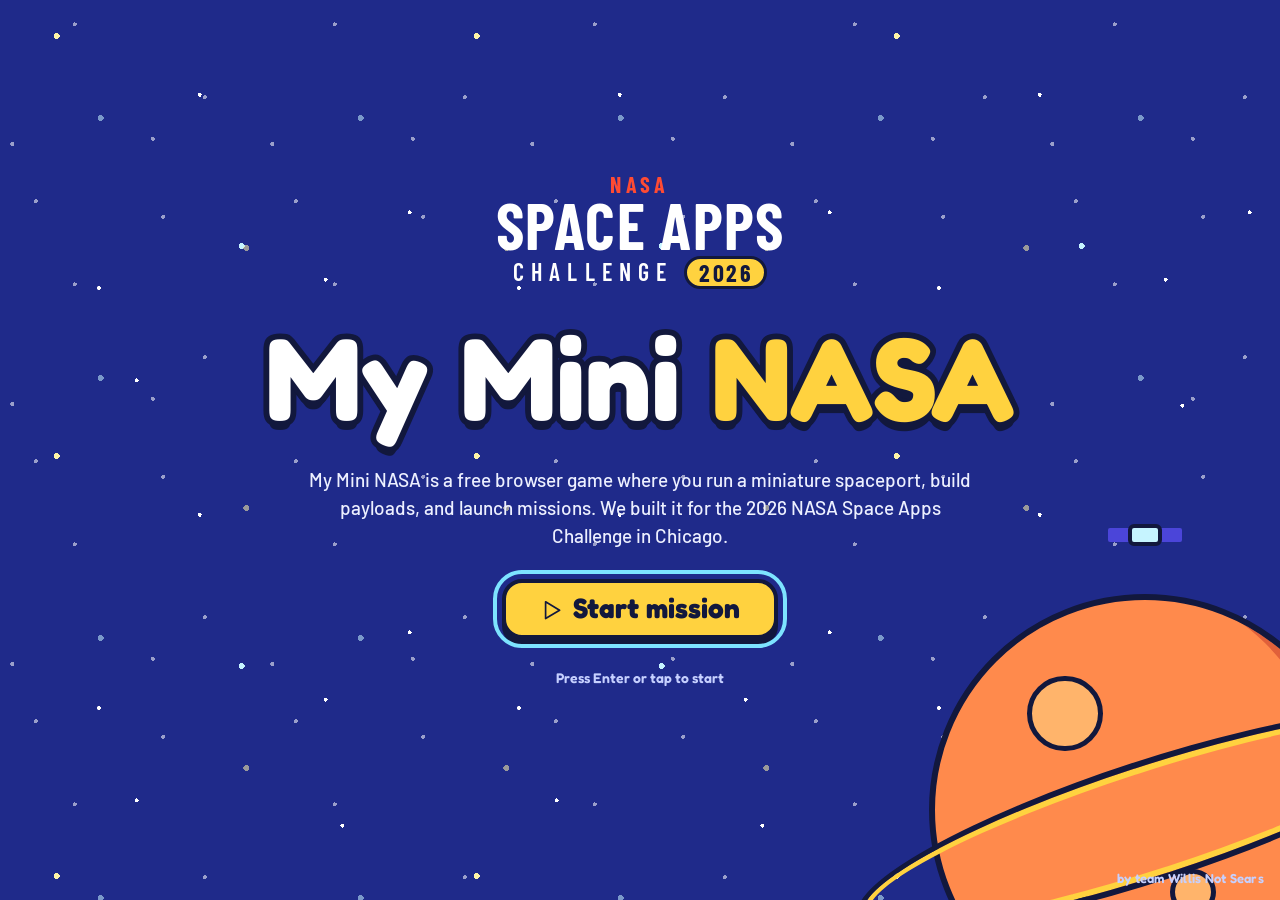
<file: index.html>
<!doctype html>
<html lang="en">
<head>
  <meta charset="utf-8">
  <meta name="viewport" content="width=device-width, initial-scale=1, viewport-fit=cover">
  <meta name="theme-color" content="#f9fcff">
  <meta name="game-version" content="v11">
  <meta name="description" content="Play My Mini NASA, a free browser game. Run a miniature spaceport, build spacecraft payloads, and launch missions in a game made for NASA Space Apps Chicago.">
  <title>My Mini NASA | Free Space Mission Browser Game</title>
  <link rel="canonical" href="https://mymininasa.wiki/">
  <link rel="icon" type="image/png" sizes="96x96" href="/assets/favicon.png">
  <link rel="stylesheet" href="style.css?v=24">
  <link rel="stylesheet" href="campaign.css?v=mission-history-2">
  <link rel="stylesheet" href="stations.css?v=8">
  <link rel="stylesheet" href="upgrades.css?v=10">
  <link rel="stylesheet" href="challenges.css?v=11">
  <link rel="stylesheet" href="cartoon.css?v=21">
  <link rel="stylesheet" href="splash.css?v=2">
  <script defer src="icons.js?v=1"></script>
  <script defer src="splash.js?v=1"></script>
  <script defer src="celebrate.js?v=1"></script>
  <script defer src="music.js?v=1"></script>
  <link rel="stylesheet" href="skins.css?v=5">
  <script defer src="skins.js?v=4"></script>
  <script defer src="rules.js?v=cargo-guidance-1"></script>
  <script defer src="trivia.js?v=2"></script>
  <script defer src="challenges.js?v=11"></script>
  <script defer src="machines.js?v=25"></script>
  <script defer src="yard.js?v=station-controls-1"></script>
  <script defer src="stations.js?v=cargo-guidance-1"></script>
  <script defer src="levels-preview.js?v=1"></script>
  <script defer src="stations-preview.js?v=1"></script>
  <script defer src="cargo-preview.js?v=1"></script>
  <link rel="stylesheet" href="cargo-guidance.css?v=1">
  <script defer src="mission-history.js?v=3"></script>
  <script defer src="app.js?v=mission-history-3"></script>
  <link rel="stylesheet" href="trivia.css?v=1">
</head>
<body>
  <div class="splash" id="splash" role="dialog" aria-modal="true" aria-labelledby="splash-title">
    <div class="splash-stars" aria-hidden="true"></div>
    <div class="splash-stars splash-stars-far" aria-hidden="true"></div>
    <div class="splash-planet" aria-hidden="true"><i></i><i></i><i></i><b class="splash-satellite"><span></span></b></div>
    <svg class="splash-rocket" viewBox="0 0 120 220" aria-hidden="true">
      <path class="splash-flame" d="M44 168 Q48 204 60 214 Q72 204 76 168 Z"></path>
      <path class="splash-flame-core" d="M52 168 Q54 190 60 198 Q66 190 68 168 Z"></path>
      <path d="M38 118 Q14 138 12 172 L34 166 L42 146 Z" fill="#ff6b5a"></path>
      <path d="M82 118 Q106 138 108 172 L86 166 L78 146 Z" fill="#e0503f"></path>
      <rect x="46" y="156" width="28" height="16" rx="5" fill="#6f7aa8"></rect>
      <path d="M60 8 C44 10 32 54 32 96 C32 128 38 148 46 162 L74 162 C82 148 88 128 88 96 C88 54 76 10 60 8 Z" fill="#fff8e8"></path>
      <path d="M60 8 C51 9 43 26 38 46 Q60 40 82 46 C77 26 69 9 60 8 Z" fill="#ff6b5a"></path>
      <circle cx="60" cy="86" r="16" fill="#c6f4ff"></circle>
      <circle cx="60" cy="86" r="10" fill="#4b45d9" stroke-width="3"></circle>
      <path d="M50 132 L60 112 L70 132 Z" fill="#ffd23f" stroke-width="3"></path>
    </svg>

    <div class="splash-content">
      <p class="splash-event" aria-label="NASA Space Apps Challenge 2026">
        <span class="splash-nasa" aria-hidden="true">NASA</span>
        <span class="splash-apps" aria-hidden="true">SPACE APPS</span>
        <span class="splash-challenge" aria-hidden="true">CHALLENGE <b>2026</b></span>
      </p>
      <h1 class="splash-title" id="splash-title"><span>My</span> <span>Mini</span> <span class="splash-title-nasa">NASA</span></h1>
      <p class="splash-intro">My Mini NASA is a free browser game where you run a miniature spaceport, build payloads, and launch missions. We built it for the 2026 NASA Space Apps Challenge in Chicago.</p>
      <button type="button" class="splash-start" id="splash-start"><span aria-hidden="true"><svg class="ui-icon" viewBox="0 0 24 24" fill="none" stroke="currentColor" stroke-width="1.8" stroke-linecap="round" stroke-linejoin="round" aria-hidden="true" focusable="false"><path d="M6 3l15 9-15 9Z"/></svg></span> Start mission</button>
      <p class="splash-hint">Press Enter or tap to start</p>
    </div>
    <p class="splash-credit">by team Willis Not Sears</p>
  </div>

  <header class="masthead">
    <div class="wrap masthead-inner">
      <a class="brand" href="./" aria-label="My Mini NASA home">
        <span class="brand-icon" aria-hidden="true"><i></i></span>
        <strong>My Mini<span> NASA</span></strong>
      </a>
      <div class="header-actions">
        <a class="challenge" href="https://www.spaceappschallenge.org/2026/challenges/space-mission-design-game/" target="_blank" rel="noopener">NASA SPACE APPS <span>2026</span> <b aria-hidden="true"><svg class="ui-icon" viewBox="0 0 24 24" fill="none" stroke="currentColor" stroke-width="1.8" stroke-linecap="round" stroke-linejoin="round" aria-hidden="true" focusable="false"><path d="M5 19 19 5M5 5h14v14"/></svg></b></a>
        <button type="button" class="quiet header-button upgrades-shortcut" data-open="upgrades" aria-label="Upgrades" title="Upgrades"><svg class="ui-icon" viewBox="0 0 24 24" fill="none" stroke="currentColor" stroke-width="1.8" stroke-linecap="round" stroke-linejoin="round" aria-hidden="true" focusable="false"><path d="M12 20V4M5 11l7-7 7 7"/></svg> <span>Upgrades</span></button>
        <button type="button" class="quiet header-button" data-open="guide" aria-label="Field guide">? <span>Guide</span></button>
        <button type="button" class="quiet header-button" data-open="settings" aria-label="Settings"><svg class="ui-icon" viewBox="0 0 24 24" fill="none" stroke="currentColor" stroke-width="1.8" stroke-linecap="round" stroke-linejoin="round" aria-hidden="true" focusable="false"><path d="M9 3h6l1 3 3 1 2 5-2 5-3 1-1 3H9l-1-3-3-1-2-5 2-5 3-1ZM8 12a4 4 0 1 0 8 0 4 4 0 1 0-8 0"/></svg> <span>Settings</span></button>
      </div>
    </div>
  </header>

  <main class="wrap">
    <div class="overview">
      <h1>Spaceport yard</h1>
      <div class="telemetry" aria-label="Spaceport resources">
          <div class="stat" id="wallet-stat"><span class="stat-symbol money-symbol">$</span><div><span>CASH</span><strong id="wallet">$0</strong></div></div>
          <div class="stat"><span class="stat-symbol cube-symbol"><i></i></span><div><span>DATA INCOMING</span><strong id="rate">0.50<small>/s</small></strong></div></div>
          <div class="stat"><span class="stat-symbol orbit-symbol"><svg class="ui-icon" viewBox="0 0 24 24" fill="none" stroke="currentColor" stroke-width="1.8" stroke-linecap="round" stroke-linejoin="round" aria-hidden="true" focusable="false"><path d="M8 12a4 4 0 1 0 8 0 4 4 0 1 0-8 0M3 5c-5 5 14 18 18 14S7 0 3 5Z"/></svg></span><div><span>SATELLITES</span><strong id="satellites">0</strong></div></div>
      </div>
    </div>

    <div class="console">
        <div class="stage" id="stage" aria-label="Spaceport yard">
          <canvas id="yard" width="1020" height="650" tabindex="0" aria-label="Spaceport yard. Move with WASD, arrows, or drag. You can also use the station list."></canvas>
          <div class="order-card" aria-label="Grant Bonus. Sell four Data Cubes at the Grant Office to earn three dollars extra.">
            <div class="order-icon" aria-hidden="true"><svg class="ui-icon" viewBox="0 0 24 24" fill="none" stroke="currentColor" stroke-width="1.8" stroke-linecap="round" stroke-linejoin="round" aria-hidden="true" focusable="false"><path d="M12 2 22 7v10l-10 5-10-5V7ZM2 7l10 5 10-5M12 12v10"/></svg></div>
            <div class="order-copy"><strong>Grant Bonus</strong><span id="order-progress">0 / 4 cubes sold</span></div><span class="order-bonus" id="order-bonus">+$3</span>
          </div>
          <div class="notice" id="notice" role="status" hidden><span aria-hidden="true"><svg class="ui-icon" viewBox="0 0 24 24" fill="none" stroke="currentColor" stroke-width="1.8" stroke-linecap="round" stroke-linejoin="round" aria-hidden="true" focusable="false"><path d="M12 2 15 8.5 22 9.5 17 14.5 18 22 12 18.5 6 22 7 14.5 2 9.5 9 8.5Z"/></svg></span><div id="notice-text"></div></div>
          <button type="button" class="map-button quiet" id="directory-toggle" aria-haspopup="dialog" data-open="stations"><span aria-hidden="true"><svg class="ui-icon" viewBox="0 0 24 24" fill="none" stroke="currentColor" stroke-width="1.8" stroke-linecap="round" stroke-linejoin="round" aria-hidden="true" focusable="false"><path d="M2 5l7-3 6 3 7-3v17l-7 3-6-3-7 3ZM9 2v17M15 5v17"/></svg></span> Stations</button>
          <button type="button" id="yard-launch" class="yard-launch" hidden><svg class="ui-icon" viewBox="0 0 24 24" fill="none" stroke="currentColor" stroke-width="1.8" stroke-linecap="round" stroke-linejoin="round" aria-hidden="true" focusable="false"><path d="M12 20V4M5 11l7-7 7 7"/></svg> Launch mission</button>
        </div>
      <section class="game" aria-label="Spaceport controls">
        <section class="directive" aria-label="Current objective">
          <div class="directive-icon" aria-hidden="true"><svg class="ui-icon" viewBox="0 0 24 24" fill="none" stroke="currentColor" stroke-width="1.8" stroke-linecap="round" stroke-linejoin="round" aria-hidden="true" focusable="false"><path d="M5 19 19 5M5 5h14v14"/></svg></div>
          <div class="directive-copy"><span class="eyebrow">NEXT TASK <span aria-hidden="true">·</span> <span id="yard-tier">ORBITAL YARD</span></span><strong id="objective">Collect Data Cubes</strong><p id="objective-detail">Select Ground Station to see what it produces.</p></div>
          <button class="quiet button locate" id="locate" type="button" aria-label="Walk to objective">Go there <span aria-hidden="true"><svg class="ui-icon" viewBox="0 0 24 24" fill="none" stroke="currentColor" stroke-width="1.8" stroke-linecap="round" stroke-linejoin="round" aria-hidden="true" focusable="false"><path d="M4 12h16M13 5l7 7-7 7"/></svg></span></button>
        </section>
        <div class="yard-bar">
          <div class="inventory-summary" id="inventory-summary"><span class="eyebrow">CARRYING</span><strong id="carry">0 / 4</strong></div>
          <div id="inventory" class="inventory" aria-label="Carried supplies"></div>
          <div class="control-hint"><span class="keys"><kbd>W</kbd><kbd>A</kbd><kbd>S</kbd><kbd>D</kbd></span><span class="desktop-hint">Move</span><span class="touch-hint">Drag to move</span></div>
        </div>
      </section>

      <aside class="mission" id="mission-control" aria-label="Mission Control">
        <div class="mission-strip">
          <span class="eyebrow"><i></i> Mission Control</span>
          <button type="button" class="quiet board-button" id="mission-board" data-open="missions">Choose mission <span aria-hidden="true"><svg class="ui-icon" viewBox="0 0 24 24" fill="none" stroke="currentColor" stroke-width="1.8" stroke-linecap="round" stroke-linejoin="round" aria-hidden="true" focusable="false"><path d="M5 19 19 5M5 5h14v14"/></svg></span></button>
          <button type="button" class="quiet mission-toggle" id="mission-toggle" aria-expanded="true" aria-controls="mission-content mission-primary" aria-label="Collapse Mission Control"><span aria-hidden="true"><svg class="ui-icon" viewBox="0 0 24 24" fill="none" stroke="currentColor" stroke-width="1.8" stroke-linecap="round" stroke-linejoin="round" aria-hidden="true" focusable="false"><path d="M4 12h16"/></svg></span></button>
        </div>
        <div class="mission-content" id="mission-content">
          <div class="mission-heading"><h2 id="mission-title">Explorer 6</h2><p id="mission-description" hidden>Receive your first satellite signal from orbit.</p><div class="mission-chips"><span class="mission-tag" id="mission-tag">EARTH ORBIT</span><span class="vehicle-chip"><span class="vehicle-icon" aria-hidden="true"><svg class="ui-icon" viewBox="0 0 24 24" fill="none" stroke="currentColor" stroke-width="1.8" stroke-linecap="round" stroke-linejoin="round" aria-hidden="true" focusable="false"><path d="M12 20V4M5 11l7-7 7 7"/></svg></span><strong id="rocket">Rideshare</strong><span id="rocket-limit">max 6 mass</span></span></div></div>
          <div class="mission-perk" id="mission-perk" hidden><span aria-hidden="true"><svg class="ui-icon" viewBox="0 0 24 24" fill="none" stroke="currentColor" stroke-width="1.8" stroke-linecap="round" stroke-linejoin="round" aria-hidden="true" focusable="false"><path d="M12 2 15 8.5 22 9.5 17 14.5 18 22 12 18.5 6 22 7 14.5 2 9.5 9 8.5Z"/></svg></span><div><strong id="mission-perk-title"></strong><small id="mission-perk-detail"></small></div></div>
          <div class="odds-panel">
            <div class="odds-summary"><span>Success chance</span><strong id="launch-odds">—</strong></div>
            <div class="odds-meter" aria-hidden="true"><span id="odds-fill"></span></div>
            <p class="status-line" id="status-line"></p>
            <p class="special-bonus" id="special-bonus" hidden></p>
          </div>
          <div class="gauge-top"><span class="eyebrow">Payload</span><span id="manifest-note">PLAN LOCKED</span><button type="button" id="manifest-button" class="manifest-button" data-open="manifest" hidden>Manage <svg class="ui-icon" viewBox="0 0 24 24" fill="none" stroke="currentColor" stroke-width="1.8" stroke-linecap="round" stroke-linejoin="round" aria-hidden="true" focusable="false"><path d="M5 19 19 5M5 5h14v14"/></svg></button></div>
          <div class="gauges" id="gauges"></div>
          <button type="button" class="quiet expansion-button" id="expansion-button" data-open="missions" hidden><span>Next destination</span><strong id="expansion-label"></strong><span aria-hidden="true"><svg class="ui-icon" viewBox="0 0 24 24" fill="none" stroke="currentColor" stroke-width="1.8" stroke-linecap="round" stroke-linejoin="round" aria-hidden="true" focusable="false"><path d="M5 19 19 5M5 5h14v14"/></svg></span></button>
          <div class="mission-actions"><button type="button" class="quiet button challenge-entry" data-open="challenges" aria-describedby="challenge-summary"><span aria-hidden="true"><svg class="ui-icon" viewBox="0 0 24 24" fill="none" stroke="currentColor" stroke-width="1.8" stroke-linecap="round" stroke-linejoin="round" aria-hidden="true" focusable="false"><path d="M12 2 15 8.5 22 9.5 17 14.5 18 22 12 18.5 6 22 7 14.5 2 9.5 9 8.5Z"/></svg></span> Challenges<small id="challenge-summary" hidden>Pick a focus</small></button><button class="quiet button" type="button" data-open="log"><span aria-hidden="true"><svg class="ui-icon" viewBox="0 0 24 24" fill="none" stroke="currentColor" stroke-width="1.8" stroke-linecap="round" stroke-linejoin="round" aria-hidden="true" focusable="false"><path d="M4 6h16M4 12h16M4 18h16"/></svg></span> Flight log</button></div>
        </div>
        <div class="mission-primary" id="mission-primary">
          <button class="launch button" type="button" id="launch" disabled><span class="launch-icon" aria-hidden="true"><svg class="ui-icon" viewBox="0 0 24 24" fill="none" stroke="currentColor" stroke-width="1.8" stroke-linecap="round" stroke-linejoin="round" aria-hidden="true" focusable="false"><path d="M12 20V4M5 11l7-7 7 7"/></svg></span><strong id="launch-label">Launch mission</strong><small id="launch-fee">FREE</small></button>
          <button type="button" class="quiet recipe-button" id="recipe-button" data-open="recipe"><strong>Payload plan</strong><small id="recipe-price"></small></button>
        </div>
      </aside>
    </div>

    <footer class="foot"><span><span class="signal"></span> <span id="save-status">PROGRESS SAVED ON THIS DEVICE</span></span><a href="https://www.nasa.gov/wp-content/uploads/2025/04/250323-design-and-develop-science-mission.pdf" target="_blank" rel="noopener">MISSION DESIGN RESOURCES <b aria-hidden="true"><svg class="ui-icon" viewBox="0 0 24 24" fill="none" stroke="currentColor" stroke-width="1.8" stroke-linecap="round" stroke-linejoin="round" aria-hidden="true" focusable="false"><path d="M5 19 19 5M5 5h14v14"/></svg></b></a></footer>
  </main>

  <dialog id="panel" aria-labelledby="panel-title">
    <div class="panel-top"><span id="panel-kicker" class="eyebrow">SPACEPORT OPERATIONS</span><button type="button" class="quiet close" id="close-panel" aria-label="Close panel" autofocus><svg class="ui-icon" viewBox="0 0 24 24" fill="none" stroke="currentColor" stroke-width="1.8" stroke-linecap="round" stroke-linejoin="round" aria-hidden="true" focusable="false"><path d="M5 5l14 14M19 5 5 19"/></svg></button></div>
    <h2 id="panel-title"></h2>
    <div id="panel-content"></div>
    <div id="mission-history-popup" class="mission-history-popup" popover="manual" role="dialog" aria-labelledby="mission-history-title" hidden></div>
  </dialog>
</body>
</html>
</file>
<file: style.css>
@import url('https://fonts.googleapis.com/css2?family=Barlow:wght@400;500;600;700;800&family=IBM+Plex+Mono:wght@400;500;600&display=swap');

:root {
  color-scheme: light;
  --bg: #edf2ff;
  --panel: #ffffff;
  --panel-deep: #f4f6ff;
  --well: #f3f6ff;
  --line: #d7def4;
  --line-soft: #e1e6f6;
  --text: #1b234d;
  --muted: #51618b;
  --dim: #596889;
  --mint: #117d63;
  --amber: #9e4518;
  --orange: #514fe8;
  --cyan: #067e9c;
  --fuel: #a74c15;
  --part: #2755c1;
  --paper: #713caa;
  --crew: #a23567;
  --mass: #5a6386;
  --sans: Barlow, 'Trebuchet MS', sans-serif;
  --mono: 'IBM Plex Mono', 'Courier New', monospace;
  --hud-gap: 16px;
  --hud-top: max(var(--hud-gap), env(safe-area-inset-top));
  --hud-left: max(var(--hud-gap), env(safe-area-inset-left));
  --hud-right: max(var(--hud-gap), env(safe-area-inset-right));
  --hud-bottom: max(var(--hud-gap), env(safe-area-inset-bottom));
  --mission-width: clamp(318px, 25vw, 375px);
  --overlay-shadow: 0 3px 0 #415ea543, 0 7px 18px #385b7429;
}

* { box-sizing: border-box; }
html, body { width: 100%; height: 100%; overflow: hidden; background: #b9ebff; }
body { margin: 0; color: var(--text); font-family: var(--sans); overscroll-behavior: none; }
body > main.wrap { width: 100%; height: 100%; height: 100dvh; margin: 0; position: relative; isolation: isolate; }
a { color: inherit; text-decoration: none; }
button { font: inherit; color: inherit; cursor: pointer; }
button:disabled { cursor: default; }
button:focus-visible, a:focus-visible, canvas:focus-visible { outline: 2px solid var(--mint); outline-offset: 3px; }
button, a { -webkit-tap-highlight-color: transparent; }
[hidden] { display: none !important; }
.masthead { position: fixed; inset: var(--hud-top) var(--hud-right) auto var(--hud-left); z-index: 3; pointer-events: none; }
.masthead-inner { width: 100%; height: 52px; display: flex; justify-content: space-between; align-items: center; gap: 10px; }
.brand, .header-actions { pointer-events: auto; }
.masthead .brand { padding: 6px 12px 6px 7px; border: 1px solid #93c3ee; border-radius: 14px; background: #fcfefff5; box-shadow: var(--overlay-shadow); }
.brand { display: inline-flex; gap: 11px; align-items: center; font-size: 24px; letter-spacing: -.045em; white-space: nowrap; }
.brand strong { font-weight: 800; }
.brand strong span { color: #4154ac; font-weight: 600; }
.brand-icon { position: relative; display: block; width: 34px; height: 34px; border-radius: 10px; background: var(--orange); box-shadow: inset 0 0 0 1px #7a84ff; }
.brand-icon::before { content: ''; position: absolute; width: 14px; height: 14px; border: 2px solid #fff7b6; border-radius: 50%; left: 9px; top: 8px; }
.brand-icon::after { content: ''; position: absolute; border: 1.5px solid #fff7b6; width: 24px; height: 9px; border-radius: 50%; left: 4px; top: 12px; transform: rotate(-35deg); }
.brand-icon i { position: absolute; border-radius: 50%; width: 4px; height: 4px; background: #fff7b6; top: 6px; right: 6px; }
.header-actions { display: flex; align-items: center; gap: 5px; padding: 4px; border: 1px solid #93c3ee; border-radius: 12px; background: #fcfefff5; box-shadow: var(--overlay-shadow); }
.challenge { margin-inline: 6px 5px; color: var(--muted); font: 600 9px/1.4 var(--mono); letter-spacing: .045em; white-space: nowrap; }
.challenge span { color: var(--orange); }
.challenge b, .foot b { color: var(--mint); padding-left: 4px; }
.challenge:hover, .foot a:hover { color: var(--text); }
.quiet { background: var(--well); border: 1px solid var(--line); border-radius: 7px; }
.quiet:hover { background: #e6ebff; border-color: #a9b7f5; }
.header-button { height: 34px; min-width: 34px; padding: 0 10px; font-size: 14px; font-weight: 700; }
.header-button span { margin-left: 4px; font-size: 13px; }

.overview { position: absolute; z-index: 2; top: var(--hud-top); left: 50%; height: 52px; display: flex; align-items: center; justify-content: center; transform: translateX(-50%); pointer-events: none; }
.overview h1 { width: 1px; height: 1px; overflow: hidden; position: absolute; clip-path: inset(50%); white-space: nowrap; }
.eyebrow { color: var(--muted); font: 600 10px/1.35 var(--mono); letter-spacing: .1em; white-space: nowrap; }
.signal { display: inline-block; width: 7px; height: 7px; border-radius: 50%; margin-right: 6px; vertical-align: 1px; background: #24c788; box-shadow: 0 0 10px #1a9f6055; }
h1, h2, p { margin: 0; }
h1 { font-size: clamp(28px, 3vw, 43px); color: var(--text); font-weight: 800; letter-spacing: -.043em; line-height: 1.08; }
.telemetry { display: flex; align-items: stretch; gap: 9px; }
.stat { display: flex; align-items: center; min-width: 122px; gap: 10px; padding: 8px 11px; border: 1px solid var(--line-soft); background: #ffffff; border-radius: 9px; }
.stat div { display: grid; gap: 2px; }
.stat div > span { color: var(--muted); font: 500 8.5px/1.25 var(--mono); letter-spacing: .04em; white-space: nowrap; }
.stat strong { color: var(--text); font: 600 18px/1.05 var(--mono); letter-spacing: -.06em; }
.stat strong small { font-size: 10px; margin-left: 3px; color: var(--muted); }
.stat-symbol { width: 26px; height: 26px; display: grid; place-items: center; border-radius: 7px; font: 600 16px/1 var(--mono); flex: none; }
.money-symbol { color: #7e5104; background: #ffe590; }
.cube-symbol { color: var(--cyan); background: #d8f4ff; }
.cube-symbol i { display: block; background: var(--cyan); width: 10px; height: 10px; transform: rotate(30deg) skew(-5deg,-5deg); border-radius: 2px; box-shadow: 3px 3px #45bdd9; }
.orbit-symbol { color: var(--mint); background: #d9f8ec; }

.console, .stage, .game { position: absolute; inset: 0; }
.stage { isolation: isolate; overflow: hidden; background: #b9ebff; }
.game { z-index: 1; pointer-events: none; }
.game .stage, .game .directive, .game .yard-bar { pointer-events: auto; }
canvas { display: block; width: 100%; height: 100%; touch-action: none; }
canvas:focus-visible { outline-offset: -3px; }
.map-button { position: absolute; top: calc(var(--hud-top) + 62px); right: var(--hud-right); z-index: 1; background: #fafdfff7; min-height: 34px; padding: 5px 10px; font-size: 12px; font-weight: 700; }
.map-button span { color: var(--mint); margin-right: 3px; }
.notice { position: absolute; z-index: 2; bottom: calc(var(--hud-bottom) + 125px); left: var(--hud-left); display: flex; gap: 9px; padding: 9px 12px; width: max-content; max-width: min(83%, 400px); color: var(--text); font-size: 14px; font-weight: 600; background: #fffffff8; border: 1px solid #96c4ee; border-radius: 10px; pointer-events: none; box-shadow: var(--overlay-shadow); }
.notice > span { color: var(--orange); }
.yard-bar { position: absolute; left: var(--hud-left); bottom: var(--hud-bottom); display: flex; align-items: center; min-height: 46px; gap: 12px; padding: 6px 11px; background: #fcfefff5; border: 1px solid #93c3ee; border-radius: 13px; box-shadow: var(--overlay-shadow); }
.inventory-summary { display: grid; gap: 1px; flex: none; }
.inventory-summary strong { font: 600 13px/1.25 var(--mono); }
.inventory { display: flex; gap: 6px; flex: 1; min-width: 0; }
.inventory-item { border: 1px solid var(--line); border-radius: 6px; min-width: 41px; display: flex; align-items: center; justify-content: center; gap: 5px; padding: 4px 6px; background: #edf2ff; font: 600 11px/1 var(--mono); }
.inventory-item.zero { color: var(--dim); }
.inventory-item.zero i { opacity: .6; }
.item-icon { display: inline-grid; place-items: center; flex: none; width: 18px; height: 18px; border-radius: 4px; background: color-mix(in srgb, var(--item) 15%, transparent); color: var(--item); font: 700 12px/1 var(--sans); font-style: normal; }
[data-item="data"] { --item: var(--cyan); }
[data-item="fuel"] { --item: var(--fuel); }
[data-item="part"] { --item: var(--part); }
[data-item="paper"] { --item: var(--paper); }
[data-item="crew"] { --item: var(--crew); }
[data-item="mass"] { --item: var(--mass); }
.control-hint { color: var(--muted); font-size: 12px; white-space: nowrap; display: flex; align-items: center; gap: 6px; }
.keys { display: inline-flex; gap: 3px; vertical-align: middle; }
kbd { display: inline-flex; align-items: center; justify-content: center; min-width: 17px; height: 18px; padding-inline: 3px; border: 1px solid #c7d3fa; border-bottom-width: 2px; border-radius: 4px; color: #43588f; background: #f0f4ff; font: 500 10px/1 var(--mono); }
.touch-hint { display: none; }
.directive { position: absolute; left: var(--hud-left); bottom: calc(var(--hud-bottom) + 56px); width: min(425px, calc(100vw - var(--mission-width) - var(--hud-left) - var(--hud-right) - 20px)); display: flex; gap: 11px; align-items: center; padding: 8px 10px; background: #effafffa; border: 1px solid #99cbf4; border-radius: 13px; box-shadow: var(--overlay-shadow); }
.directive-icon { display: grid; place-items: center; min-width: 32px; height: 32px; border: 1px solid #b2d9ff; border-radius: 8px; color: var(--mint); background: #cdeaff; font-size: 21px; font-weight: 700; }
.directive-copy { flex: 1; }
.directive-copy .eyebrow { display: block; color: var(--mint); font-size: 8.5px; }
#yard-tier { color: var(--muted); }
.directive-copy strong { font-size: 16px; font-weight: 700; display: block; line-height: 1.15; }
.directive-copy p { color: var(--muted); font-size: 12px; line-height: 1.25; margin-top: 3px; }
.button { min-height: 34px; font-weight: 700; padding: 6px 10px; }
.locate { white-space: nowrap; color: var(--text); font-size: 12px; }
.locate span { color: var(--mint); padding-left: 3px; }

.mission { position: absolute; z-index: 2; top: calc(var(--hud-top) + 104px); right: var(--hud-right); width: var(--mission-width); max-height: calc(100dvh - var(--hud-top) - var(--hud-bottom) - 138px); display: flex; flex-direction: column; background: #fffffff8; border: 1px solid #93b5ee; border-radius: 16px; box-shadow: var(--overlay-shadow); overflow: hidden; }
.mission-strip { min-height: 48px; display: flex; justify-content: space-between; align-items: center; flex: 0 0 auto; gap: 6px; padding: 6px 8px 6px 12px; background: #eff0ff; border-bottom: 1px solid var(--line); }
.mission-strip > .eyebrow { margin-right: auto; }
.mission-strip .board-button { margin-left: auto; }
.mission-strip .mission-toggle { flex: 0 0 auto; width: 34px; height: 34px; padding: 0; display: grid; place-items: center; color: #412bbe; background: #e2deff; border-color: #bfb5f7; font-size: 18px; font-weight: 800; line-height: 1; }
.mission-strip .mission-toggle:hover { background: #d7caff; }
.mission-toggle svg { width: 17px; height: 17px; }
.mission[data-collapsed='true'] :is(.mission-content, .mission-primary) { display: none; }
.mission[data-collapsed='true'] .mission-strip { border-bottom: 0; }
.mission-strip .eyebrow { color: #4552a0; font-size: 10px; }
.mission-strip i { width: 8px; height: 8px; display: inline-block; transform: rotate(45deg); margin-right: 6px; border: 1px solid var(--orange); background: #706cf141; border-radius: 2px; }
.mission-order { color: var(--amber); font: 600 11px/1 var(--mono); }
.mission-content { padding: 13px 14px 14px; overflow-y: auto; min-height: 0; overscroll-behavior: contain; scrollbar-width: thin; scrollbar-color: #99a9dd transparent; }
.mission-tag { color: var(--mint); font: 500 9px/1 var(--mono); letter-spacing: .11em; }
.mission-heading h2 { margin-top: 4px; font-size: 36px; line-height: .98; letter-spacing: -.045em; font-weight: 800; }
.mission-heading p { color: var(--muted); font-size: 14px; margin-top: 8px; line-height: 1.25; min-height: 34px; }
.vehicle { display: flex; align-items: center; gap: 9px; margin: 11px 0 16px; border: 1px solid var(--line); border-radius: 8px; padding: 7px 8px; background: #f0f5ff; }
.vehicle-icon { display: grid; place-items: center; width: 25px; height: 26px; background: #e1e8ff; border-radius: 5px; color: #4d5abb; font: 700 21px/1 var(--sans); }
.vehicle div { display: grid; gap: 2px; flex: 1; }
.vehicle div span, #rocket-limit { font: 500 8.5px/1.2 var(--mono); color: var(--muted); }
.vehicle div strong { font: 600 12px/1.1 var(--sans); color: var(--text); }
#rocket-limit { color: var(--amber); }
.gauge-top { display: flex; align-items: center; justify-content: space-between; padding-bottom: 8px; border-bottom: 1px solid var(--line-soft); }
.gauge-top .eyebrow { color: #3c4a87; }
#manifest-note { color: var(--dim); font: 500 8px/1 var(--mono); letter-spacing: .04em; }
.manifest-button { border: 0; padding: 0; color: var(--mint); background: transparent; font: 600 8.5px/1 var(--mono); letter-spacing: .035em; }
.manifest-button:hover { color: var(--text); text-decoration: underline; }
.gauges { display: grid; gap: 10px; padding: 12px 0 14px; }
.gauge { display: grid; grid-template-columns: 20px 1fr; align-items: center; gap: 7px; }
.gauge .item-icon { width: 20px; height: 20px; }
.gauge-head { display: flex; justify-content: space-between; align-items: baseline; gap: 8px; font: 600 13px/1.15 var(--sans); }
.gauge-value { color: var(--muted); font: 500 10px/1 var(--mono); white-space: nowrap; }
.gauge-value b { color: var(--text); font-weight: 600; }
.gauge-track { background: #e8edf9; height: 5px; position: relative; margin-top: 4px; border-radius: 3px; }
.gauge-fill { height: 100%; width: 0; display: block; background: var(--item); border-radius: inherit; transition: width .16s ease; }
.gauge[data-status="high"] .gauge-fill, .gauge[data-status="risk"] .gauge-fill { background: #e6673e; }
.gauge-mark { position: absolute; left: 40%; height: 9px; width: 1px; top: -2px; background: #4a5480; opacity: .85; }
.status-line { display: flex; align-items: center; gap: 6px; color: var(--muted); min-height: 30px; padding: 6px 7px; border: 1px solid var(--line-soft); border-radius: 5px; background: var(--panel-deep); font-size: 11px; line-height: 1.18; }
.status-line:before { display: block; content: ''; width: 5px; height: 5px; border-radius: 50%; background: var(--dim); flex: none; }
.status-line[data-tone="warn"] { color: var(--amber); }
.status-line[data-tone="warn"]:before { background: var(--orange); }
.status-line[data-tone="ready"] { color: var(--mint); }
.status-line[data-tone="ready"]:before { background: var(--mint); }
.launch { width: 100%; display: flex; align-items: center; gap: 8px; margin-top: 9px; padding: 8px 10px; min-height: 43px; background: var(--orange); color: #ffffff; border: 1px solid #7676ff; border-radius: 7px; box-shadow: inset 0 -3px #3631b8; }
.launch:hover:not(:disabled) { background: #413bd3; }
.launch:disabled { background: #e8edfc; color: #56658a; border-color: #d4dcf4; box-shadow: none; }
.launch-icon { font-size: 12px; }
.launch strong { flex: 1; text-align: left; }
.launch small { font: 600 10px/1 var(--mono); padding: 5px 6px; background: #0002; border-radius: 4px; }
.mission-actions { display: grid; grid-template-columns: 1fr 1fr; gap: 7px; margin-top: 8px; }
.mission-actions button { color: var(--text); font-size: 12px; }
.mission-actions button span { color: var(--mint); padding-right: 4px; }
.foot { position: absolute; z-index: 2; bottom: var(--hud-bottom); right: var(--hud-right); display: flex; justify-content: space-between; align-items: center; gap: 10px; padding: 6px 8px; background: #ffffffe9; border: 1px solid #c4d6e6; border-radius: 8px; font: 600 8px/1.1 var(--mono); color: var(--muted); letter-spacing: .025em; }
.foot .signal { width: 5px; height: 5px; margin-right: 2px; }

dialog { --panel-pad: 20px; width: min(540px, calc(100% - 24px)); max-height: min(720px, calc(100dvh - 28px)); color: var(--text); background: var(--panel); padding: var(--panel-pad); border: 1px solid #c7d6f6; border-radius: 14px; box-shadow: 0 20px 90px #11224848; scrollbar-color: #91a1d3 var(--panel); }
dialog::backdrop { background: #182951a3; backdrop-filter: blur(5px); }
.panel-top { display: flex; justify-content: space-between; align-items: center; gap: 12px; margin-bottom: 4px; }
.panel-top .eyebrow { color: var(--mint); }
.close { width: 32px; height: 32px; font-size: 24px; line-height: 1; }
dialog h2 { font-size: 36px; letter-spacing: -.04em; font-weight: 800; line-height: 1.05; margin-bottom: 12px; }
.dialog-lead { color: var(--muted); line-height: 1.4; margin-bottom: 13px; }
.dialog-list { display: grid; gap: 8px; }
.dialog-row { display: flex; gap: 9px; align-items: center; padding: 9px; border: 1px solid var(--line); border-radius: 7px; background: #f3f6ff; }
.dialog-row h3 { margin: 0; font-size: 15px; }
.dialog-row p { color: var(--muted); font-size: 13px; line-height: 1.25; margin-top: 3px; }
.dialog-row .row-copy { flex: 1; min-width: 0; }
.dialog-row .button { flex: none; font-size: 12px; white-space: nowrap; }
.dialog-row .button:disabled { opacity: .55; }
.dialog-bottom { display: flex; flex-wrap: wrap; gap: 8px; margin-top: 14px; }
.dialog-bottom .button { padding-inline: 13px; }
.dialog-bottom .primary { background: var(--orange); color: #ffffff; border: 1px solid var(--amber); border-radius: 7px; }
.dialog-bottom .primary:hover { background: #413bd3; }
.report-stars { color: var(--orange); font-size: 30px; letter-spacing: .09em; line-height: 1; margin-bottom: 10px; }
.report-reward { display: flex; gap: 8px; margin: 10px 0; }
.report-reward span { border-radius: 6px; background: #d2f8e6; color: var(--mint); padding: 6px 9px; font: 600 12px/1 var(--mono); }
.report-tip { border-left: 2px solid var(--amber); margin: 13px 0; color: var(--muted); padding: 5px 9px; font-size: 13px; line-height: 1.35; }
.report-tip a, .guide-resource { display: block; color: var(--mint); margin-top: 4px; }
.verdict { border-radius: 5px; background: #e2f7eb; color: var(--mint); font: 600 9px/1 var(--mono); padding: 5px; text-transform: uppercase; }
.verdict[data-tone="low"], .verdict[data-tone="risk"], .verdict[data-tone="high"] { background: #fff0dc; color: var(--amber); }
.danger { color: #9f3622; }
.inline-note { color: var(--muted); font-size: 13px; }
.archive-tools { margin-top: 13px; }

.stat { border-radius: 12px; border-color: #a4c6ed; box-shadow: var(--overlay-shadow); }
.stat:first-child { background: #fff5cf; border-color: #e5b94e; }
.stat:first-child strong { color: #795014; }
.stat strong { font: 800 22px/.95 var(--sans); letter-spacing: -.025em; }
.stat strong small { font-weight: 600; }
.brand-icon { box-shadow: inset 0 -4px #3933c2; }
.inventory-item { min-height: 29px; }
.inventory-summary[data-full="true"] strong { color: #aa4208; }
.map-button { border-radius: 10px; box-shadow: var(--overlay-shadow); }
.directive-icon { color: #1f65bb; }
.locate { background: #514fe8; border-color: #5d5bed; color: white; border-radius: 9px; box-shadow: inset 0 -3px #3531b8; min-height: 36px; }
.locate span { color: #fff3a4; }
.locate:hover { background: #3936c8; border-color: #514fe8; }
.mission-order { color: #5147ba; }
.status-line[data-tone="warn"] { background: #fff3e4; }
.status-line[data-tone="warn"]:before { background: #c44a17; }
.order-card { position: absolute; top: calc(var(--hud-top) + 62px); left: var(--hud-left); display: flex; align-items: center; gap: 7px; pointer-events: none; padding: 6px 7px; border: 1px solid #a4cbf2; border-radius: 11px; background: #fffffff5; color: #293777; box-shadow: var(--overlay-shadow); }
.order-icon { display: grid; place-items: center; width: 27px; height: 27px; border-radius: 7px; color: #007790; background: #cef5fc; }
.order-copy { display: grid; line-height: 1.05; }
.order-copy strong { font-size: 13px; font-weight: 800; white-space: nowrap; }
.order-copy span { font-size: 11px; color: #52638b; margin-top: 3px; }
.order-bonus { font-size: 12px; font-weight: 800; color: #785100; background: #fff0ad; border-radius: 5px; padding: 4px 5px; }
.yard-launch { position: absolute; z-index: 1; right: calc(var(--hud-right) + var(--mission-width) + 12px); bottom: var(--hud-bottom); min-height: 40px; border-radius: 10px; border: 1px solid #827bff; background: #514fe8; color: white; box-shadow: 0 3px 0 #3531b8; padding: 7px 12px; font-weight: 800; }
.yard-launch:hover { background: #3d38cc; }
.yard-launch:focus-visible { outline-color: white; }
#yard-cargo { bottom: calc(var(--hud-bottom) + 49px); }
dialog { border-width: 2px; }
dialog h2 { color: #263371; }
.report-stars { color: #a86406; }

@media (max-width: 1260px) {
  .challenge { display: none; }
}
@media (max-width: 1100px) {
  .stat { min-width: 106px; }
}
@media (max-width: 900px) {
  :root { --hud-gap: 12px; }
  .header-button { padding-inline: 7px; }
  .header-button span { display: none; }
  .stat { min-width: 95px; gap: 6px; padding: 7px; }
  .telemetry { gap: 5px; }
  .yard-bar { gap: 7px; }
  .control-hint .keys { display: none; }
  .yard-launch { bottom: calc(var(--hud-bottom) + 126px); }
  #yard-cargo { bottom: calc(var(--hud-bottom) + 175px); }
}
@media (max-height: 800px) {
  .mission-content { padding: 9px 11px 11px; }
  .mission-heading h2 { font-size: 30px; margin-top: 2px; }
  .mission-heading p { min-height: 0; margin-top: 5px; font-size: 13px; }
  .mission .vehicle { margin: 7px 0 9px; padding: 4px 7px; }
  .mission .vehicle-icon { width: 23px; height: 22px; font-size: 18px; }
  .mission .gauge-top { padding-bottom: 5px; }
  .mission .gauges { gap: 6px; padding: 7px 0 9px; }
  .mission .gauge-track { height: 4px; margin-top: 3px; }
  .mission .odds-panel { padding: 6px 7px; }
  .mission .odds-meter { margin-top: 4px; }
  .mission .launch { min-height: 36px; margin-top: 7px; padding-block: 5px; }
  .mission .recipe-button, .mission .expansion-button { min-height: 31px; margin-top: 5px; }
}
@media (max-width: 760px) {
  :root { --hud-gap: 9px; --drawer-height: min(44dvh, 370px); --drawer-strip: 48px; }
  .console { --drawer-clearance: var(--drawer-strip); }
  .console:has(.mission:not([data-collapsed='true'])) { --drawer-clearance: var(--drawer-height); }
  .masthead-inner { height: auto; min-height: 38px; }
  .masthead .brand { padding: 4px 9px 4px 5px; border-radius: 10px; }
  .brand { gap: 6px; font-size: 19px; }
  .brand-icon { transform: scale(.8); margin: -4px; }
  .header-actions { padding: 3px; }
  .header-button { min-width: 35px; height: 30px; }
  .overview { top: calc(var(--hud-top) + var(--hud-header-height, 48px) + 12px); left: var(--hud-left); right: var(--hud-right); height: auto; transform: none; }
  .telemetry { width: 100%; }
  .stat { flex: 1; min-width: 0; padding: 5px 6px; border-radius: 9px; }
  .stat-symbol { width: 21px; height: 21px; font-size: 13px; }
  .cube-symbol i { width: 7px; height: 7px; box-shadow: 2px 2px #45bdd9; }
  .stat strong { font-size: 18px; }
  .stat div > span { font-size: 7px; }
  .mission { top: auto; bottom: var(--hud-bottom); left: var(--hud-left); width: auto; height: var(--drawer-height); max-height: none; border-radius: 13px; }
  .mission[data-collapsed='true'] { height: var(--drawer-strip); }
  .mission-strip { min-height: calc(var(--drawer-strip) - 2px); }
  .mission-heading h2 { font-size: 29px; }
  .mission-heading p { min-height: 0; }
  .foot { display: none; }
  .yard-bar { bottom: calc(var(--hud-bottom) + var(--drawer-clearance) + 7px); width: calc(100% - var(--hud-left) - var(--hud-right)); min-height: 36px; gap: 7px; padding: 4px 7px; border-radius: 10px; }
  .inventory-summary .eyebrow { font-size: 7px; }
  .inventory-summary strong { font-size: 10px; }
  .inventory { gap: 4px; }
  .inventory-item { min-width: 29px; min-height: 23px; padding: 3px; gap: 2px; font-size: 10px; }
  .inventory-item i { width: 13px; height: 14px; font-size: 9px; }
  .desktop-hint { display: none; }
  .touch-hint { display: inline; font-size: 10px; }
  .directive { width: calc(100% - var(--hud-left) - var(--hud-right)); bottom: calc(var(--hud-bottom) + var(--drawer-clearance) + 50px); padding: 4px 5px 4px 7px; gap: 7px; border-radius: 10px; }
  .directive-icon { min-width: 24px; height: 24px; font-size: 16px; border-radius: 5px; }
  .directive-copy strong { font-size: 14px; line-height: 1; }
  .directive-copy p { display: none; }
  .directive-copy .eyebrow { font-size: 7px; }
  .locate { min-height: 32px; padding: 4px 6px; }
  .map-button { top: calc(var(--hud-top) + var(--hud-header-height, 48px) + var(--hud-resources-height, 52px) + 24px); min-height: 30px; padding: 3px 6px; font-size: 11px; }
  .order-card { top: calc(var(--hud-top) + var(--hud-header-height, 48px) + var(--hud-resources-height, 52px) + 24px); gap: 5px; padding: 4px 5px; border-radius: 8px; }
  .order-icon { width: 20px; height: 20px; font-size: 11px; }
  .order-copy strong { font-size: 11px; }
  .order-copy span { font-size: 9px; }
  .order-bonus { font-size: 9px; padding: 3px 4px; }
  .notice { left: var(--hud-left); bottom: calc(var(--hud-bottom) + var(--drawer-clearance) + 135px); padding: 5px 7px; font-size: 11px; }
  .yard-launch, #yard-cargo { right: var(--hud-right); bottom: calc(var(--hud-bottom) + var(--drawer-clearance) + 95px); min-height: 34px; font-size: 12px; padding: 4px 7px; }
}
@media (max-width: 370px) {
  .order-icon { display: none; }
}
@media (max-width: 330px) {
  .control-hint { display: none; }
  .mission-strip { padding-left: 6px; gap: 4px; }
  .mission-strip > .eyebrow { font-size: 8px; }
}
@media (max-height: 520px) and (min-width: 761px) {
  .mission { top: calc(var(--hud-top) + 67px); max-height: calc(100dvh - var(--hud-top) - var(--hud-bottom) - 68px); }
  .map-button { top: auto; bottom: calc(var(--hud-bottom) + 122px); left: var(--hud-left); right: auto; }
  .foot { display: none; }
}
@media (prefers-reduced-motion: reduce) {
  *, *::after, *::before { transition: none !important; scroll-behavior: auto !important; }
}

/* Font-independent icons retain text labels on every platform. */
.ui-icon { display:inline-block; width:1em; height:1em; flex-shrink:0; vertical-align:-.15em; }
.rating-star { opacity:.3; }
.rating-star[data-earned] { opacity:1; }
.rating-star[data-earned] .ui-icon, .report-stars [data-earned] .ui-icon { fill:currentColor; }
</file>
<file: campaign.css>
.board-button, .mission-toggle { min-height: 31px; padding: 3px 8px; white-space: nowrap; font-size: 12px; font-weight: 700; }
.board-button span { color: #4939bc; }
.mission-toggle { min-width: 32px; font-size: 19px; line-height: 1; }
.odds-panel { margin-top: 9px; padding: 8px; border: 1px solid #dce3fc; border-radius: 8px; background: #f4f6ff; }
.odds-summary { display: flex; align-items: baseline; justify-content: space-between; gap: 6px; }
.odds-summary span { font: 600 9px/1.2 var(--mono); color: #45548d; letter-spacing: .04em; }
.odds-summary strong { color: #3736b8; font-size: 20px; line-height: 1; }
.odds-meter { height: 6px; border-radius: 8px; overflow: hidden; background: #e1e6f7; margin-top: 6px; }
.odds-meter span { display: block; background: #8a59df; width: 0; height: 100%; border-radius: inherit; transition: width .17s ease; }
.odds-meter[data-tone="fair"] span { background: #e89c29; }
.odds-meter[data-tone="poor"] span { background: #dd6356; }
.odds-meter[data-tone="good"] span { background: #36aa82; }
.odds-panel .status-line { min-height: 0; border: 0; background: transparent; padding: 5px 0 0; }
.recipe-button, .expansion-button { width: 100%; display: flex; align-items: center; text-align: left; gap: 8px; min-height: 35px; padding: 5px 9px; margin-top: 7px; font-size: 12px; font-weight: 700; }
.recipe-button > span, .expansion-button > :last-child { color: #5546c2; }
.recipe-button strong, .expansion-button > :first-child { flex: 1; }
.recipe-button small, .expansion-button strong { font: 600 10px/1 var(--mono); color: #6451b3; }
.expansion-button { background: #fff7db; border-color: #ead69b; }
.expansion-button:hover { background: #ffefb3; border-color: #dfbd64; }
.expansion-button strong { color: #795103; }
.mission-primary { display: grid; grid-template-columns: minmax(0, 1.45fr) minmax(0, 1fr); gap: 6px; align-items: stretch; flex: 0 0 auto; padding: 7px 9px 9px; border-top: 1px solid var(--line); background: #fcfdff; }
.mission[data-collapsed='true'] .mission-primary { display: none; }
.mission-primary .launch, .mission-primary .recipe-button { min-height: 39px; margin: 0; gap: 4px; padding-inline: 6px; }
.mission-primary .launch strong { font-size: 13px; white-space: nowrap; }
.mission-primary .launch small { padding-inline: 4px; }
.mission-primary .recipe-button small { white-space: nowrap; }
dialog[data-panel="missions"] { width: min(630px, calc(100% - 24px)); }
.board-stage + .board-stage { margin-top: 18px; }
.board-heading { display: flex; justify-content: space-between; gap: 8px; align-items: baseline; margin: 0 0 8px; border-bottom: 1px solid var(--line); padding-bottom: 5px; }
.board-heading h3 { margin: 0; color: #293370; font-size: 18px; }
.board-heading span { color: #4959a1; font: 600 10px/1 var(--mono); letter-spacing: .045em; }
.mission-offers { display: grid; grid-template-columns: repeat(2,minmax(0,1fr)); gap: 8px; }
.mission-offer { display: flex; flex-direction: column; background: #f2f5ff; border: 1px solid #d9e0fb; border-radius: 10px; padding: 10px; }
.offer-top { display: flex; align-items: baseline; justify-content: space-between; gap: 6px; }
.offer-top h3 { margin: 0; font-size: 17px; line-height: 1.1; color: #253171; }
.offer-stars { flex: none; color: #986000; letter-spacing: .04em; font-size: 13px; }
.mission-offer p { color: var(--muted); font-size: 13px; line-height: 1.28; margin: 5px 0 8px; flex: 1; }
.offer-terms { display: flex; gap: 8px; flex-wrap: wrap; margin-bottom: 6px; color: #4c5e9e; font: 500 10px/1.1 var(--mono); }
.offer-actions { display: flex; justify-content: space-between; gap: 5px; margin-top: 4px; }
.offer-actions button { min-height: 31px; padding: 3px 6px; white-space: nowrap; font-size: 12px; }
.mission-perk { display: grid; grid-template-columns: 21px minmax(0, 1fr); gap: 6px; align-items: center; padding: 5px 7px; margin-block: 5px; border: 1px solid #e8d393; border-radius: 8px; background: #fff6d8; color: #5f450b; }
.mission-perk > span { display: grid; place-items: center; height: 21px; border-radius: 5px; background: #efd27d; font-size: 13px; font-weight: 800; }
.mission-perk strong, .mission-perk small { display: block; line-height: 1.18; }
.mission-perk strong { font-size: 12px; }
.mission-perk small { font-size: 11px; margin-top: 2px; }
.mission-perk[data-earned="true"] { border-color: #addfc7; background: #e9fbf1; color: #1d644a; }
.mission-perk[data-earned="true"] > span { background: #c0edd3; }
.report-perk { margin-top: 10px; padding: 8px; }
.report-perk strong { font-size: 15px; }
.report-perk small { font-size: 13px; }
.report-next { margin: 10px 0; padding: 10px; color: #383679; border: 1px solid #d4c8f9; border-radius: 9px; background: #f0e9ff; }
.report-next h3 { font-size: 16px; margin: 0 0 3px; }
.report-next p { font-size: 13px; }
.report-next-actions { display: flex; flex-wrap: wrap; gap: 6px; margin-top: 8px; }
.report-next-actions .button { min-height: 34px; padding-inline: 9px; font-weight: 700; }
button.primary { background: #514fe8; color: #fff; border: 1px solid #5e59ed; border-radius: 7px; box-shadow: inset 0 -2px #3a35bd; }
button.primary:hover:not(:disabled) { background: #3935c4; }
button.primary:disabled { color: #5c628b; background: #e9ecf7; border-color: #cdd5ed; box-shadow: none; }
.expansion-card { display: grid; grid-template-columns: 1fr auto; gap: 8px; align-items: center; margin-bottom: 8px; border: 1px solid #e4d294; background: #fff7d8; color: #564723; padding: 9px; border-radius: 9px; }
.expansion-card strong { color: #5b4306; }
.expansion-card p { font-size: 12px; margin-top: 3px; line-height: 1.3; }
.expansion-card button { white-space: nowrap; }
.stage-savings { grid-column: 1 / -1; display: flex; gap: 8px; align-items: center; font: 600 10px/1 var(--mono); }
.stage-savings progress { flex: 1; accent-color: #a97318; height: 11px; min-width: 40px; }
.recipe-hidden { display: flex; gap: 11px; align-items: flex-start; background: #eee9ff; border: 1px solid #dbcef8; border-radius: 9px; padding: 11px; color: #453a86; }
.recipe-hidden > span { display: grid; place-items: center; min-width: 32px; height: 32px; font-weight: 800; font-size: 19px; border-radius: 7px; color: #5c45bc; background: #e2d7ff; }
.recipe-hidden h3 { margin: 0 0 3px; }
.recipe-hidden p { line-height: 1.35; }
.recipe-funds { margin-top: 12px; }
.recipe-items { display: grid; grid-template-columns: repeat(4, minmax(0,1fr)); gap: 6px; }
.recipe-item { display: grid; justify-items: center; gap: 3px; padding: 7px 3px; background: #f8f9ff; border: 1px solid #dce1f6; border-radius: 9px; text-align: center; }
.recipe-item strong { color: var(--item); font-size: 21px; line-height: 1; }
.recipe-item span { font-size: 11px; color: var(--muted); }
.recipe-peak, .report-chance { display: flex; gap: 8px; align-items: baseline; background: #e7f8f2; color: #216752; border-radius: 7px; padding: 8px; margin-top: 10px; font-size: 14px; }
.recipe-peak strong { font-size: 23px; }
.report-discovery { background: #f1ecff; border-radius: 8px; color: #4d3e92; padding: 8px; margin-top: 8px; }
.report-discovery strong:first-child { display: block; margin-bottom: 5px; }
@media (max-width: 500px) {
  .mission-offers { grid-template-columns: 1fr; }
}
@media (prefers-reduced-motion: reduce) {
  .odds-meter span { transition: none; }
}

/* Real NASA images use the same illustrated-card style as facility history. */
.mission-source { color: #234584; text-underline-offset: 2px; }
.mission-history-intro { margin: 0 0 10px; color: var(--muted); font-size: 13px; }
.mission-offer-heading, .mission-history-note { display: flex; align-items: center; gap: 5px; min-width: 0; }
.mission-offer-heading h3 { overflow-wrap: anywhere; }
.mission-history-note { margin-top: 8px; padding: 1px 8px; border: 1px solid #d9e0fb; border-radius: 10px; color: #253171; background: #f2f5ff; font-size: 13px; }
.mission-history-trigger { flex: 0 0 44px; display: grid; place-items: center; width: 44px; height: 44px; margin: -5px 0 -5px -7px; padding: 0; border: 0; border-radius: 10px; color: var(--ink); background: transparent; cursor: pointer; }
.mission-history-trigger span { display: grid; place-items: center; width: 25px; height: 25px; border: 2px solid var(--ink); border-radius: 50%; background: #ffe18e; font: 800 16px/1 var(--cartoon); }
.mission-history-trigger:hover span, .mission-history-trigger[aria-expanded="true"] span { background: #ffcc55; }
.mission-history-trigger:focus-visible, .mission-history-popup :is(button, a):focus-visible { outline: 2px solid var(--ribbon); outline-offset: 2px; }
.mission-history-popup { position: fixed; z-index: 10; inset: auto; box-sizing: border-box; overflow: auto; overscroll-behavior: contain; margin: 0; padding: 0; border: 0; border-radius: 18px; background: #fff; box-shadow: 0 7px 24px #11224866; scrollbar-color: #91a1d3 #fff; }
.mission-history-popup[hidden] { display: none; }
.mission-history-popup .mission-history-fact { margin: 0; box-shadow: none; }
.mission-history-photo { position: relative; min-height: 48px; background: #c6f4ff; }
.mission-history-popup .mission-history-photo img { aspect-ratio: 16 / 9; object-fit: contain; background: #14203b; }
.mission-history-close { position: absolute; top: 4px; right: 4px; display: grid; place-items: center; min-width: 44px; min-height: 44px; border: 2px solid var(--ink); border-radius: 50%; background: #fff; color: var(--ink); cursor: pointer; }
.mission-history-close .ui-icon { width: 18px; height: 18px; }
.mission-history-date { font-weight: 750; }
.mission-history-learn { display: flex; min-height: 44px; align-items: center; gap: 5px; font-size: 13px; }
</file>
<file: stations.css>
dialog[data-panel="facility"] { width: min(610px, calc(100% - 18px)); }
.station-purpose { font-size: 17px; margin-bottom: 10px; }
.station-flow { display: grid; grid-template-columns: repeat(2, minmax(0, 1fr)); align-items: center; gap: 8px; margin: 0 0 10px; }
.station-flow > div { align-self: stretch; padding: 8px 10px; border: 1px solid #c7d8fb; border-radius: 9px; background: #eef5ff; }
.station-flow > div:last-child { background: #e9faf4; border-color: #bce7d8; }
.station-flow dt { color: #435b9a; font: 600 10px/1.2 var(--mono); letter-spacing: .08em; }
.station-flow dd { margin: 3px 0 0; font-size: 15px; line-height: 1.2; font-weight: 800; }
.station-status { display: flex; gap: 5px 14px; flex-wrap: wrap; align-items: baseline; justify-content: space-between; padding: 7px 2px; color: var(--muted); font-size: 13px; margin-bottom: 4px; }
.station-status strong { color: #293370; }
.station-action { min-height: 60px; justify-content: space-between; }
.station-controls { display: grid; grid-template-columns: 68px 50px 68px; align-items: stretch; gap: 5px; }
.station-action .button { min-height: 38px; padding-inline: 4px; }
.transfer-quantity { width: 100%; min-width: 0; min-height: 38px; border: 1px solid #b7c8ed; border-radius: 7px; padding: 0 3px; text-align: center; background: white; color: var(--text); font: 700 16px/1 var(--sans); }
.transfer-quantity:focus-visible { outline: 2px solid var(--mint); outline-offset: 1px; }
.transfer-quantity:disabled { background: #e9ecf7; color: #5c628b; }
.station-action .station-match { color: #22734e; font-weight: 700; }
.station-feedback { margin-top: 6px; color: #216752; font-size: 13px; font-weight: 700; }
.station-feedback:empty { display: none; }
.yard-bar .inventory-item b { margin-inline-start: 2px; }
.inventory-name { font: 700 11px/1 var(--sans); white-space: nowrap; }
@media (max-width: 1010px) { .inventory-name { display: none; } }
@media (max-width: 760px) { .directive-copy p { display: block; font-size: 10px; } }
@media (max-width: 460px) {
  dialog[data-panel="facility"] { padding: 12px; }
  .station-flow > div { padding: 7px; }
  .station-flow dd { font-size: 13px; }
  .station-action { padding: 6px; gap: 4px; }
  .station-action h3 { font-size: 14px; }
  .station-action p { font-size: 11px; }
  .station-controls { grid-template-columns: 52px 43px 52px; gap: 4px; }
}
</file>
<file: upgrades.css>
.upgrades-shortcut { background: #e4ddff; border-color: #c7b6f4; color: #42329d; }
.upgrades-shortcut:hover { background: #d8ccff; border-color: #a489ed; }

dialog[data-panel="upgrades"] {
  width: min(676px, calc(100% - 24px));
  padding: var(--panel-pad);
  background: #f6f8ff;
  border-color: #bfcaea;
  scrollbar-color: #aebae0 #f6f8ff;
}
dialog[data-panel="upgrades"] .panel-top {
  position: absolute;
  top: var(--panel-pad);
  right: var(--panel-pad);
}
dialog[data-panel="upgrades"] .panel-top .eyebrow { display: none; }
dialog[data-panel="upgrades"] h2 {
  min-height: 34px;
  margin: 0 42px 14px 0;
  font-size: clamp(27px, 5vw, 34px);
}

.upgrades-toolbar {
  position: sticky;
  z-index: 1;
  top: 0;
  display: flex;
  align-items: center;
  justify-content: space-between;
  flex-wrap: wrap;
  gap: 8px 12px;
  padding: 4px 0 9px;
  margin-bottom: 6px;
  background: #f6f8ff;
  border-bottom: 1px solid var(--line);
}
.upgrade-tabs {
  display: grid;
  grid-template-columns: repeat(3, minmax(0, 1fr));
  gap: 2px;
  padding: 3px;
  border-radius: 9px;
  background: #e9eefb;
}
.upgrade-tabs button {
  min-height: 35px;
  padding: 4px 13px;
  border: 1px solid transparent;
  border-radius: 6px;
  background: transparent;
  color: var(--muted);
  font-size: 14px;
  font-weight: 700;
}
.upgrade-tabs button:hover { color: var(--text); background: #dfe7fa; }
.upgrade-tabs button[aria-pressed="true"] {
  border-color: #c9d4f1;
  background: #fff;
  color: #332f89;
  box-shadow: 0 1px 1px #20365a18;
}
.upgrade-balance {
  display: flex;
  align-items: baseline;
  gap: 5px;
  white-space: nowrap;
  color: var(--muted);
  font-size: 13px;
  font-weight: 600;
}
.upgrade-balance strong { color: var(--text); font: 600 14px/1 var(--mono); }

.upgrade-cards { display: grid; gap: 8px; }
.upgrade-card {
  min-width: 0;
  padding: 10px 12px;
  border: 1px solid #d9e1f5;
  border-radius: 10px;
  background: #fff;
}
.upgrade-card-head { display: grid; grid-template-columns: 34px minmax(0, 1fr) auto; align-items: center; gap: 9px; }
.upgrade-emblem {
  display: grid;
  place-items: center;
  height: 34px;
  border-radius: 8px;
  background: #edf1ff;
  color: #514abc;
  font: 800 19px/1 var(--sans);
}
.upgrade-card-head h3 { margin: 0; font-size: 17px; line-height: 1.1; }
.upgrade-card-head p { margin-top: 3px; font-size: 13px; line-height: 1.26; color: var(--muted); }
.upgrade-worker-actions { display: flex; align-items: center; gap: 7px; }
.crew-status { color: var(--muted); font-size: 12px; font-weight: 600; white-space: nowrap; }
.crew-status[data-on="true"] { color: #116947; }
.upgrade-card .button { min-height: 36px; padding: 4px 10px; white-space: nowrap; font-size: 13px; }
.upgrade-card button.primary { box-shadow: none; }
.upgrade-card button.primary:disabled { color: var(--muted); }

.upgrade-stats { margin-top: 8px; }
.upgrade-stat {
  display: grid;
  grid-template-columns: minmax(0, 1fr) auto;
  align-items: center;
  gap: 8px;
  padding: 8px 0;
  border-top: 1px solid #e7ecf8;
}
.upgrade-stat:last-child { padding-bottom: 0; }
.upgrade-stat-heading { display: flex; align-items: center; gap: 6px; flex-wrap: wrap; }
.upgrade-stat-name { font-size: 13px; font-weight: 700; }
.upgrade-level { color: var(--muted); font: 600 10px/1.2 var(--mono); white-space: nowrap; }
.upgrade-stat progress { width: 42px; height: 5px; accent-color: #6259d5; }
.upgrade-values { display: flex; flex-wrap: wrap; gap: 2px 5px; margin-top: 3px; font-size: 14px; line-height: 1.15; }
.upgrade-next { white-space: nowrap; color: #514abc; }
.upgrade-next > span { color: var(--muted); padding-right: 2px; }
.upgrade-unavailable { padding: 3px 2px; color: var(--muted); font-size: 12px; font-weight: 600; white-space: nowrap; }

@media (min-width: 540px) {
  .upgrade-cards:not([data-category="crew"]) .upgrade-card {
    display: grid;
    grid-template-columns: 164px minmax(0, 1fr);
    align-items: center;
    gap: 12px;
  }
  .upgrade-cards:not([data-category="crew"]) .upgrade-card-head { grid-template-columns: 34px minmax(0, 1fr); }
  .upgrade-cards:not([data-category="crew"]) .upgrade-stats { margin: 0; }
  .upgrade-cards:not([data-category="crew"]) .upgrade-stat { padding: 0; border: 0; }
}
@media (max-width: 420px) {
  dialog[data-panel="upgrades"] { --panel-pad: 12px; }
  .upgrade-tabs button { padding-inline: 7px; }
  .upgrade-card { padding: 9px; }
  .upgrade-card-head { grid-template-columns: 28px minmax(0, 1fr) auto; gap: 7px; }
  .upgrade-emblem { height: 28px; font-size: 16px; }
  .upgrade-worker-actions { flex-direction: column; gap: 3px; }
  .upgrade-card .button { padding-inline: 6px; font-size: 12px; }
  .upgrade-stat progress { width: 28px; }
}
</file>
<file: challenges.css>
.challenge-entry { display: flex; width: 100%; justify-content: space-between; align-items: center; gap: 8px; padding: 5px 8px; margin-top: 7px; text-align: left; }
.challenge-entry > span:first-child { display: flex; flex-wrap: wrap; align-items: baseline; column-gap: 7px; }
.challenge-entry strong { font-size: 12px; }
.challenge-entry small { color: #465389; font-size: 11px; }
.challenge-entry > span:last-child { color: #5043ba; }
dialog[data-panel="challenges"] { width: min(610px, calc(100% - 22px)); }
.challenge-picker { display: grid; grid-template-columns: repeat(3, minmax(0, 1fr)); gap: 6px; margin: 0 0 12px; }
.challenge-picker .button { padding: 9px; text-align: left; }
.challenge-picker .button[aria-pressed="true"] { background: #e8e7ff; border-color: #8d82e8; color: #313087; }
.challenge-picker strong, .challenge-picker small { display: block; }
.challenge-picker small { margin-top: 3px; font-weight: 500; color: #495582; }
.challenge-suggestion { display: flex; align-items: center; justify-content: space-between; gap: 6px 12px; flex-wrap: wrap; padding: 8px; margin-bottom: 8px; border: 1px solid #b7dfd2; border-radius: 8px; color: #216652; background: #edf9f5; }
.challenge-suggestion strong { font-size: 14px; }
.challenge-suggestion p { margin-top: 3px; font-size: 13px; }
.challenge-suggestion .button { flex-shrink: 0; font-size: 13px; }
.challenge-card { padding: 13px; border: 1px solid #cfd7fb; border-radius: 10px; background: #f4f6ff; }
.challenge-card-head { display: flex; align-items: baseline; justify-content: space-between; flex-wrap: wrap; gap: 5px 8px; margin-bottom: 7px; }
.challenge-card h3 { margin: 0; color: #293374; font-size: 18px; }
.challenge-card p { color: #454e7a; font-size: 14px; line-height: 1.3; }
.challenge-card .eyebrow { color: #4f4798; }
.challenge-progress { display: flex; align-items: center; gap: 8px; margin: 9px 0 5px; font: 600 12px/1 var(--mono); color: #343c78; }
.challenge-progress progress { flex: 1; min-width: 0; height: 12px; accent-color: #5750d9; }
.challenge-actions { display: flex; align-items: center; gap: 6px; flex-wrap: wrap; margin-top: 10px; }
.challenge-note { margin-top: 9px; color: var(--muted); font-size: 12px; line-height: 1.35; }
.challenge-board-link { margin-bottom: 12px; }
.challenge-report { margin: 8px 0; padding: 8px; border: 1px solid #b7dfd2; border-radius: 8px; color: #216652; background: #edf9f5; font-size: 13px; }
@media (max-width: 460px) {
  .challenge-picker .button { padding: 6px; }
  .challenge-picker strong { font-size: 13px; }
  .challenge-picker small { font-size: 11px; }
}
</file>
<file: cartoon.css>
/* Cartoon-vector popup theme: thick ink outlines, hard drop shadows, chunky buttons. */
@import url('https://fonts.googleapis.com/css2?family=Fredoka:wght@500;600;700&display=swap');

:root {
  --ink: #2b2350;
  --ink-soft: #4a4a78;
  --cream: #fff8e8;
  --card-empty: #e9e1cf;
  --gold: #ffcc33;
  --coral: #ff6b5a;
  --ribbon: #4b45d9;
  --go: #5fd88a;
  --cartoon: Fredoka, var(--sans);
}

dialog#panel {
  color: var(--ink);
  background: var(--cream);
  border: 4px solid var(--ink);
  border-radius: 26px;
  box-shadow: 0 8px 0 #12183d, 0 24px 60px #0d143966;
  scrollbar-color: #b9aee0 var(--cream);
}
dialog#panel::backdrop { background: #1d2550b8; backdrop-filter: blur(4px); }
dialog#panel[open] { animation: cartoon-pop .22s cubic-bezier(.2, 1.5, .5, 1); }
@keyframes cartoon-pop { from { transform: scale(.86); opacity: 0; } to { transform: scale(1); opacity: 1; } }
@media (prefers-reduced-motion: reduce) { dialog#panel[open] { animation: none; } }

dialog#panel .panel-top .eyebrow { color: var(--ink-soft); font: 600 12px/1.2 var(--cartoon); letter-spacing: .08em; }
dialog#panel h2 {
  display: inline-block;
  color: #ffffff;
  background: var(--ribbon);
  border: 4px solid var(--ink);
  border-radius: 18px;
  box-shadow: 0 5px 0 var(--ink);
  padding: 6px 20px 8px;
  font: 700 clamp(24px, 5vw, 30px)/1.1 var(--cartoon);
  letter-spacing: .02em;
}

dialog#panel .close {
  display: grid;
  place-items: center;
  width: 46px;
  height: 46px;
  padding: 0 0 3px;
  color: #ffffff;
  background: var(--coral);
  border: 4px solid var(--ink);
  border-radius: 999px;
  box-shadow: 0 4px 0 var(--ink);
  font: 700 28px/1 var(--cartoon);
}
dialog#panel .close:hover { background: #ff8172; }

dialog#panel .button {
  min-height: 44px;
  color: var(--ink);
  background: #ffffff;
  border: 3px solid var(--ink);
  border-radius: 14px;
  box-shadow: 0 4px 0 var(--ink);
  font: 600 16px/1.1 var(--cartoon);
  transition: transform .06s, box-shadow .06s;
}
dialog#panel .button:hover:not(:disabled) { background: #f3f0ff; }
dialog#panel .button.primary { background: var(--gold); color: var(--ink); }
dialog#panel .button.primary:hover:not(:disabled) { background: #ffd95a; }
dialog#panel .button:active:not(:disabled) { transform: translateY(3px); box-shadow: 0 1px 0 var(--ink); }
dialog#panel .button:disabled { opacity: 1; color: #6b6890; background: var(--card-empty); box-shadow: 0 2px 0 #8c86ab; border-color: #8c86ab; }
dialog#panel .button:focus-visible, dialog#panel .close:focus-visible { outline: 4px solid #7de3ff; outline-offset: 3px; }

dialog#panel .dialog-lead { color: var(--ink-soft); font-weight: 600; }
dialog#panel .dialog-row,
dialog#panel .station-flow > div,
dialog#panel .upgrade-card,
dialog#panel .challenge-card,
dialog#panel .grant-bonus {
  background: #ffffff;
  border: 3px solid var(--ink);
  border-radius: 18px;
  box-shadow: 0 4px 0 var(--ink);
}
dialog#panel .station-flow > div:last-child { background: #effbf3; }
dialog#panel .dialog-row h3,
dialog#panel .upgrade-card-head h3,
dialog#panel .challenge-card h3 { font: 600 18px/1.15 var(--cartoon); color: var(--ink); }
dialog#panel .station-flow dt { color: var(--ink-soft); font: 700 12px/1.2 var(--cartoon); letter-spacing: .08em; }
dialog#panel .station-flow dd { font: 700 22px/1.15 var(--cartoon); }
dialog#panel .station-status strong { color: var(--ink); }
dialog#panel .upgrade-emblem { background: #c6f4ff; color: var(--ribbon); border: 3px solid var(--ink); border-radius: 12px; font-family: var(--cartoon); }
dialog#panel .transfer-quantity { border: 3px solid var(--ink); border-radius: 12px; font-family: var(--cartoon); }

/* Grant Office bonus meter */
.grant-bonus { display: grid; gap: 8px; padding: 12px 14px; margin: 0 0 12px; }
.grant-bonus-head { display: flex; align-items: center; justify-content: space-between; gap: 10px; }
.grant-bonus-head h3 { margin: 0; font: 600 19px/1.1 var(--cartoon); }
.grant-bonus-chip { font: 600 13px/1 var(--cartoon); background: #ffd23f; border: 2px solid var(--ink); border-radius: 999px; padding: 4px 10px; white-space: nowrap; }
.grant-bonus-meter { display: grid; grid-auto-flow: column; grid-auto-columns: minmax(0, 1fr); gap: 8px; }
.grant-bonus-meter span { height: 22px; border: 3px solid var(--ink); border-radius: 10px; background: var(--card-empty); }
.grant-bonus-meter span[data-filled] { background: var(--gold); }
.grant-bonus p { margin: 0; color: var(--ink-soft); font-size: 14px; font-weight: 700; }

/* Real NASA facility card */
.nasa-fact { margin: 18px 0 2px; overflow: hidden; background: #ffffff; border: 3px solid var(--ink); border-radius: 18px; box-shadow: 0 4px 0 var(--ink); }
.nasa-fact img { display: block; width: 100%; height: auto; aspect-ratio: 16 / 9; object-fit: cover; background: #c6f4ff; border-bottom: 3px solid var(--ink); }
.nasa-fact figcaption { display: grid; gap: 6px; padding: 12px 16px 14px; }
.nasa-fact-tag { justify-self: start; color: #ffffff; background: var(--ribbon); border: 2px solid var(--ink); border-radius: 999px; padding: 3px 10px; font: 600 11px/1 var(--cartoon); letter-spacing: .08em; }
.nasa-fact h3 { margin: 0; color: var(--ink); font: 700 19px/1.15 var(--cartoon); }
.nasa-fact p { margin: 0; color: var(--ink); font-size: 14px; line-height: 1.45; }
.nasa-fact small { color: var(--ink-soft); font-size: 12px; font-weight: 600; }
.nasa-fact a { color: var(--ribbon); font-weight: 700; text-decoration: underline; text-underline-offset: 2px; }
.nasa-fact a:hover { color: var(--ink); }

@media (max-width: 460px) {
  .nasa-fact figcaption { padding: 10px 12px 12px; }
  .nasa-fact p { font-size: 13px; }
  dialog#panel h2 { padding: 4px 14px 6px; }
  dialog#panel .station-flow dd { font-size: 17px; }
}

/* ---------- HUD and Mission Control ---------- */
:root { --hud-shadow: 0 4px 0 var(--ink); }

.masthead .brand,
.header-actions,
.stat,
.map-button,
.order-card,
.notice,
.directive,
.yard-bar,
.foot {
  color: var(--ink);
  background: var(--cream);
  border: 3px solid var(--ink);
  border-radius: 18px;
  box-shadow: var(--hud-shadow);
}
.brand strong, .stat strong, .directive-copy strong, .order-copy strong, .map-button, .header-button { font-family: var(--cartoon); }
.brand strong { font-weight: 700; letter-spacing: -.01em; }
.brand strong span { color: var(--ribbon); }
.brand-icon { border: 3px solid var(--ink); background: var(--ribbon); box-shadow: none; }
.header-button { min-height: 38px; color: var(--ink); background: #ffffff; border: 3px solid var(--ink); border-radius: 12px; box-shadow: 0 3px 0 var(--ink); font-weight: 600; }
.header-button:hover { background: #f3f0ff; }
.upgrades-shortcut { background: var(--gold); border-color: var(--ink); color: var(--ink); }
.upgrades-shortcut:hover { background: #ffd95a; border-color: var(--ink); }
.challenge { color: var(--ink-soft); font: 600 11px/1.3 var(--cartoon); letter-spacing: .04em; }
.challenge span { color: var(--ribbon); }

.stat { padding: 6px 12px 6px 7px; }
.stat:first-child { background: #fff1b8; border-color: var(--ink); }
.stat:first-child strong { color: var(--ink); }
.stat div > span { color: var(--ink-soft); font: 600 10px/1.2 var(--cartoon); letter-spacing: .06em; }
.stat strong { font-weight: 700; font-size: 22px; letter-spacing: 0; }
.stat-symbol { width: 32px; height: 32px; border: 3px solid var(--ink); border-radius: 999px; font-family: var(--cartoon); font-weight: 700; }
.money-symbol { background: var(--gold); color: #8a4b05; }
.cube-symbol { background: #c6f4ff; }
.orbit-symbol { background: #c8f5d8; color: #1d6b48; }

.map-button { min-height: 40px; padding: 5px 14px; font-size: 15px; font-weight: 600; background: #ffffff; }
.map-button:hover { background: #f3f0ff; }
.map-button span { color: var(--ribbon); }
.order-card { background: #ffffff; }
.order-icon { border: 2px solid var(--ink); border-radius: 10px; background: #c6f4ff; color: var(--ribbon); }
.order-copy strong { font-weight: 600; font-size: 15px; }
.order-copy span { color: var(--ink-soft); font-weight: 700; }
.order-bonus { font-family: var(--cartoon); font-weight: 700; color: var(--ink); background: var(--gold); border: 2px solid var(--ink); border-radius: 999px; padding: 3px 8px; }
.notice { font-weight: 700; }
.notice > span { color: #e7a92a; }

.directive { background: #ffffff; padding: 8px 10px; }
.directive-icon { border: 3px solid var(--ink); border-radius: 12px; background: #c6f4ff; color: var(--ribbon); }
.directive-copy .eyebrow { color: #1d6b48; font: 600 10px/1.3 var(--cartoon); letter-spacing: .08em; }
.directive-copy strong { font-weight: 600; font-size: 18px; }
.directive-copy p { color: var(--ink-soft); font-weight: 600; }
.locate, .locate:hover { min-height: 40px; color: var(--ink); background: var(--gold); border: 3px solid var(--ink); border-radius: 12px; box-shadow: 0 3px 0 var(--ink); font: 600 14px/1 var(--cartoon); }
.locate:hover { background: #ffd95a; }
.locate span { color: var(--ink); }
.yard-bar { background: #ffffff; }
.inventory-summary .eyebrow { color: var(--ink-soft); font-family: var(--cartoon); font-weight: 600; }
.inventory-summary strong { font: 700 15px/1.2 var(--cartoon); }
.inventory-item { border: 2px solid var(--ink); border-radius: 10px; background: var(--cream); font: 600 13px/1 var(--cartoon); }
kbd { border: 2px solid var(--ink); border-bottom-width: 3px; border-radius: 6px; color: var(--ink); background: #ffffff; font-family: var(--cartoon); }
.yard-launch, .yard-launch:hover { color: #ffffff; background: var(--ribbon); border: 3px solid var(--ink); border-radius: 14px; box-shadow: 0 4px 0 var(--ink); font-family: var(--cartoon); font-weight: 600; }
.yard-launch:hover { background: #5a54ea; }
.foot { border-width: 2px; border-radius: 12px; box-shadow: 0 2px 0 var(--ink); }

:is(.header-button, .map-button, .locate, .yard-launch):active:not(:disabled) { transform: translateY(3px); box-shadow: 0 1px 0 var(--ink); }

/* Mission Control panel */
.mission {
  color: var(--ink);
  background: var(--cream);
  border: 4px solid var(--ink);
  border-radius: 24px;
  box-shadow: 0 6px 0 var(--ink);
}
.mission-strip { min-height: 52px; background: var(--ribbon); border-bottom: 4px solid var(--ink); }
.mission[data-collapsed='true'] .mission-strip { border-bottom: 0; }
.mission-strip .eyebrow { color: #ffffff; font: 700 15px/1 var(--cartoon); letter-spacing: .03em; }
.mission-strip i { width: 10px; height: 10px; border: 2px solid var(--ink); background: var(--gold); }
.mission-strip .board-button { min-height: 36px; padding: 3px 10px; color: var(--ink); background: var(--gold); border: 3px solid var(--ink); border-radius: 12px; box-shadow: 0 3px 0 var(--ink); font: 600 14px/1 var(--cartoon); }
.mission-strip .board-button:hover { background: #ffd95a; }
.board-button span { color: var(--ink); }
.mission-strip .mission-toggle { width: 36px; height: 36px; color: var(--ink); background: #ffffff; border: 3px solid var(--ink); border-radius: 999px; box-shadow: 0 3px 0 var(--ink); }
.mission-strip .mission-toggle:hover { background: #f3f0ff; }
.mission-content { padding: 14px 14px 12px; display: grid; gap: 10px; scrollbar-color: #b9aee0 transparent; }
.mission-content > * { margin: 0; }

.mission-heading { display: grid; gap: 8px; }
.mission-heading h2 { margin: 0; color: var(--ink); font: 700 32px/1 var(--cartoon); letter-spacing: 0; }
.mission-chips { display: flex; flex-wrap: wrap; gap: 6px; }
.mission-tag, .vehicle-chip { display: inline-flex; align-items: center; gap: 5px; padding: 3px 9px; border: 2px solid var(--ink); border-radius: 999px; font: 600 12px/1.2 var(--cartoon); letter-spacing: .03em; color: var(--ink); white-space: nowrap; }
.mission-tag { background: #c6f4ff; }
.vehicle-chip { background: #ffffff; }
.vehicle-chip .vehicle-icon { width: auto; height: auto; background: none; color: var(--ribbon); font: 700 14px/1 var(--cartoon); }
.vehicle-chip strong { font-weight: 600; }
.vehicle-chip #rocket-limit { font: 600 12px/1.2 var(--cartoon); color: var(--ink-soft); }
.vehicle-chip #rocket-limit:not(:empty)::before { content: '· '; }

.mission .mission-perk { grid-template-columns: 26px minmax(0, 1fr); padding: 6px 10px; border: 3px solid var(--ink); border-radius: 14px; background: #fff1b8; color: var(--ink); box-shadow: 0 3px 0 var(--ink); cursor: help; }
.mission .mission-perk > span { height: 26px; border: 2px solid var(--ink); border-radius: 999px; background: var(--gold); }
.mission .mission-perk strong { font: 600 14px/1.2 var(--cartoon); }
.mission .mission-perk small { display: none; }
.mission .mission-perk[data-earned="true"] { background: #d7f7e3; color: var(--ink); border-color: var(--ink); }
.mission .mission-perk[data-earned="true"] > span { background: var(--go); }

.mission .odds-panel { padding: 10px 12px; background: #ffffff; border: 3px solid var(--ink); border-radius: 16px; box-shadow: 0 4px 0 var(--ink); }
.mission .odds-summary span { color: var(--ink-soft); font: 600 14px/1.2 var(--cartoon); letter-spacing: 0; }
.mission .odds-summary strong { color: var(--ink); font: 700 28px/1 var(--cartoon); }
.mission .odds-meter { height: 16px; margin-top: 8px; border: 3px solid var(--ink); border-radius: 999px; background: var(--card-empty); }
.mission .odds-meter span { border-radius: 0; }
.mission .odds-meter[data-tone="poor"] span { background: var(--coral); }
.mission .odds-meter[data-tone="fair"] span { background: var(--gold); }
.mission .odds-meter[data-tone="good"] span { background: var(--go); }
.mission .odds-panel .status-line { padding-top: 7px; color: var(--ink-soft); font-size: 13px; font-weight: 700; }
.mission .status-line[data-tone="warn"] { color: #a33d22; }
.mission .status-line[data-tone="ready"] { color: #1d6b48; }
.mission .status-line:before { width: 8px; height: 8px; border: 2px solid var(--ink); }

.mission .gauge-top { padding: 0; border: 0; }
.mission .gauge-top .eyebrow { color: var(--ink); font: 700 17px/1 var(--cartoon); letter-spacing: 0; }
.mission #manifest-note { color: var(--ink-soft); font: 600 11px/1 var(--cartoon); letter-spacing: .05em; }
.mission .manifest-button { padding: 4px 9px; color: var(--ink); background: #ffffff; border: 2px solid var(--ink); border-radius: 999px; box-shadow: 0 2px 0 var(--ink); font: 600 12px/1 var(--cartoon); letter-spacing: 0; }
.mission .manifest-button:hover { background: #f3f0ff; text-decoration: none; }
.mission .gauges { gap: 8px; padding: 10px 12px; background: #ffffff; border: 3px solid var(--ink); border-radius: 16px; box-shadow: 0 4px 0 var(--ink); }
.mission .gauge { grid-template-columns: 26px 1fr; gap: 8px; }
.mission .gauge .item-icon { width: 26px; height: 26px; border: 2px solid var(--ink); border-radius: 8px; background: color-mix(in srgb, var(--item) 22%, #ffffff); }
.mission .gauge-head { font: 600 15px/1.1 var(--cartoon); }
.mission .gauge-value { color: var(--ink-soft); font: 600 13px/1 var(--cartoon); }
.mission .gauge-value b { color: var(--ink); font-weight: 700; }
.mission .gauge-track { height: 12px; margin-top: 4px; border: 2px solid var(--ink); border-radius: 999px; background: var(--card-empty); }
.mission .gauge-fill { border-radius: 999px; }
.mission .gauge[data-status="good"] .gauge-fill { background: var(--go); }
.mission .gauge-mark { width: 3px; height: 16px; top: -4px; border-radius: 2px; background: var(--ink); opacity: 1; }

.mission .mission-actions { margin: 0; gap: 8px; }
.mission .mission-actions .button { min-height: 40px; color: var(--ink); background: #ffffff; border: 3px solid var(--ink); border-radius: 12px; box-shadow: 0 3px 0 var(--ink); font: 600 14px/1 var(--cartoon); }
.mission .mission-actions .button:hover { background: #f3f0ff; }
.mission .mission-actions .button span { color: var(--ribbon); }
.mission .challenge-entry { width: auto; justify-content: center; margin: 0; padding: 6px 10px; }
.mission .expansion-button { min-height: 40px; margin: 0; padding: 6px 12px; color: var(--ink); background: #fff1b8; border: 3px solid var(--ink); border-radius: 12px; box-shadow: 0 3px 0 var(--ink); font: 600 14px/1 var(--cartoon); }
.mission .expansion-button:hover { background: #ffe58a; border-color: var(--ink); }
.mission .expansion-button strong { color: var(--ink-soft); font: 600 12px/1 var(--cartoon); }
.mission .expansion-button > :last-child { color: var(--ink); }

.mission .mission-primary { gap: 8px; padding: 10px 12px 14px; background: var(--cream); border-top: 4px solid var(--ink); }
.mission .launch { min-height: 48px; color: #ffffff; background: var(--ribbon); border: 3px solid var(--ink); border-radius: 14px; box-shadow: 0 4px 0 var(--ink); font-family: var(--cartoon); }
.mission .launch:hover:not(:disabled) { background: #5a54ea; }
.mission .launch:disabled { color: #6b6890; background: var(--card-empty); border-color: #8c86ab; box-shadow: 0 2px 0 #8c86ab; }
.mission .launch strong { font-weight: 600; font-size: 16px; }
.mission .launch small { font: 700 11px/1 var(--cartoon); color: var(--ink); background: var(--gold); border: 2px solid var(--ink); border-radius: 999px; padding: 3px 7px; }
.mission .launch:disabled small { background: #ffffff; }
.mission .recipe-button { min-height: 48px; color: var(--ink); background: #ffffff; border: 3px solid var(--ink); border-radius: 14px; box-shadow: 0 4px 0 var(--ink); font: 600 14px/1.1 var(--cartoon); }
.mission .recipe-button:hover { background: #f3f0ff; }
.mission .recipe-button small { color: var(--ink-soft); font: 700 12px/1 var(--cartoon); }
.mission :is(.launch, .recipe-button, .board-button, .mission-toggle, .button, .expansion-button, .manifest-button):active:not(:disabled) { transform: translateY(3px); box-shadow: 0 1px 0 var(--ink); }

@media (max-width: 760px) {
  .mission { border-width: 3px; border-radius: 18px; }
  .mission-heading h2 { font-size: 26px; }
  .mission .gauges { padding: 8px 10px; gap: 6px; }
  .directive { border-radius: 14px; }
}

/* ---------- Special products ---------- */
[data-item="primePart"], [data-item="prizePaper"], [data-item="eliteCrew"] { --item: #9a6400; }
.item-icon:is([data-item="primePart"], [data-item="prizePaper"], [data-item="eliteCrew"]) { background: #ffe58a; box-shadow: inset 0 0 0 1.5px #b57a12; }
.inventory-item[data-special] { background: #fff1b8; }
.inventory-item.zero[data-special] { display: none; }

.special-info { display: flex; gap: 12px; align-items: flex-start; margin: 0 0 12px; padding: 10px 14px; background: #fff1b8; border: 3px solid var(--ink); border-radius: 16px; box-shadow: 0 3px 0 var(--ink); }
.special-star { display: grid; place-items: center; flex: none; width: 34px; height: 34px; color: var(--ink); background: var(--gold); border: 3px solid var(--ink); border-radius: 999px; font-size: 18px; line-height: 1; }
.special-info strong { font: 700 17px/1.2 var(--cartoon); }
.special-info p { margin: 2px 0 0; color: var(--ink); font-size: 13px; line-height: 1.35; }
.special-info .special-odds { color: var(--ink-soft); font-weight: 700; }

.mission .special-bonus { margin-top: 6px; padding: 4px 10px; color: var(--ink); background: #fff1b8; border: 2px solid var(--ink); border-radius: 999px; font: 600 12px/1.3 var(--cartoon); }
.report-reward .special-reward { color: var(--ink); background: #fff1b8; border: 2px solid var(--ink); }

.upgrade-needs { display: flex; flex-wrap: wrap; align-items: center; gap: 5px; margin: 6px 0 0; font-size: 12px; }
.upgrade-needs > span:first-child { color: var(--ink-soft); font: 600 11px/1 var(--cartoon); letter-spacing: .06em; text-transform: uppercase; }
.upgrade-need { display: inline-flex; align-items: center; gap: 4px; padding: 2px 8px 2px 3px; color: #8a2d1c; background: #ffe3dc; border: 2px solid #c25540; border-radius: 999px; font-weight: 700; }
.upgrade-need[data-met="true"] { color: #1d6b48; background: #dcf7e7; border-color: #3f9b6c; }
.upgrade-need .item-icon { width: 18px; height: 18px; font-size: 11px; }
.upgrade-need small { font-weight: 600; opacity: .85; }

/* ---------- Launch celebration ---------- */
.confetti-layer {
  position: fixed;
  inset: 0;
  z-index: 200;
  width: 100vw;
  height: 100dvh;
  max-width: none;
  max-height: none;
  margin: 0;
  padding: 0;
  overflow: hidden;
  background: transparent;
  border: 0;
  pointer-events: none;
}
.confetti-layer[hidden] { display: none; }
.confetti-layer::backdrop { background: transparent; }
.confetti-layer canvas { display: block; width: 100%; height: 100%; }

dialog#panel .report-stars { display: flex; gap: 6px; margin-bottom: 12px; font-size: 44px; line-height: 1; }
dialog#panel .report-stars span { display: inline-block; color: #d8cfb8; -webkit-text-stroke: 2px var(--ink); paint-order: stroke fill; }
dialog#panel .report-stars span[data-earned] { color: var(--gold); text-shadow: 0 3px 0 var(--ink); animation: report-star .55s cubic-bezier(.2, 1.7, .45, 1) both; }
dialog#panel .report-stars span:nth-child(2) { animation-delay: .18s; }
dialog#panel .report-stars span:nth-child(3) { animation-delay: .36s; }
@keyframes report-star { from { opacity: 0; transform: scale(0) rotate(-40deg); } 70% { transform: scale(1.35) rotate(8deg); } to { opacity: 1; transform: none; } }

dialog#panel[data-panel="report"][data-result="success"] h2 {
  color: var(--ink);
  background: linear-gradient(110deg, var(--gold) 40%, #fff4a8 50%, var(--gold) 60%) 0 0 / 250% 100%;
  animation: report-shine 1.6s .5s ease-in-out 2;
}
@keyframes report-shine { from { background-position: 100% 0; } to { background-position: -150% 0; } }

@media (prefers-reduced-motion: reduce) {
  dialog#panel .report-stars span[data-earned],
  dialog#panel[data-panel="report"][data-result="success"] h2 { animation: none; }
}
</file>
<file: splash.css>
/* Start screen shown when the game loads. */
@import url('https://fonts.googleapis.com/css2?family=Barlow+Condensed:wght@600;700&display=swap');

.splash {
  --splash-bg: #1f2a8a;
  --splash-red: #ff4b33;
  position: fixed;
  inset: 0;
  z-index: 100;
  display: grid;
  place-items: center;
  overflow: hidden;
  padding: 24px 16px 64px;
  color: #ffffff;
  background: var(--splash-bg);
  font-family: var(--cartoon, Fredoka, sans-serif);
  transition: opacity .45s ease, transform .45s cubic-bezier(.5, 0, .75, 0);
}
.splash[hidden] { display: none; }
.splash.is-leaving { opacity: 0; transform: scale(1.12); pointer-events: none; }

/* Star field: two layers of dots that twinkle out of step. */
.splash-stars {
  position: absolute;
  inset: -10%;
  background-image:
    radial-gradient(2px 2px at 12% 18%, #ffffff 98%, transparent),
    radial-gradient(2px 2px at 28% 72%, #ffffff 98%, transparent),
    radial-gradient(3px 3px at 44% 30%, #fff4a8 98%, transparent),
    radial-gradient(2px 2px at 63% 12%, #ffffff 98%, transparent),
    radial-gradient(2px 2px at 78% 44%, #ffffff 98%, transparent),
    radial-gradient(3px 3px at 88% 80%, #c6f4ff 98%, transparent),
    radial-gradient(2px 2px at 8% 88%, #ffffff 98%, transparent),
    radial-gradient(2px 2px at 54% 90%, #ffffff 98%, transparent);
  background-size: 420px 420px;
  animation: splash-twinkle 3.2s ease-in-out infinite alternate;
}
.splash-stars-far { background-size: 260px 260px; opacity: .55; animation-delay: -1.6s; }
@keyframes splash-twinkle { from { opacity: .35; } to { opacity: 1; } }

/* Cartoon planet with a ring and an orbiting satellite. */
.splash-planet {
  position: absolute;
  right: -9vmin;
  bottom: -14vmin;
  width: min(48vmin, 520px);
  aspect-ratio: 1;
  border: 6px solid #12183d;
  border-radius: 50%;
  background: #ff8a4c;
  box-shadow: inset -28px -18px 0 #e0603a;
  animation: splash-rise .9s .15s cubic-bezier(.2, 1.3, .5, 1) both;
}
.splash-planet::after {
  content: '';
  position: absolute;
  left: -22%;
  top: 38%;
  width: 144%;
  height: 26%;
  border: 6px solid #12183d;
  border-radius: 50%;
  box-shadow: 0 0 0 6px #ffd23f inset;
  transform: rotate(-18deg);
}
.splash-planet i { position: absolute; border: 5px solid #12183d; border-radius: 50%; background: #ffb46b; }
.splash-planet i:nth-child(1) { width: 18%; height: 18%; left: 22%; top: 18%; }
.splash-planet i:nth-child(2) { width: 11%; height: 11%; left: 56%; top: 64%; }
.splash-planet i:nth-child(3) { width: 8%; height: 8%; left: 30%; top: 70%; }
.splash-satellite { position: absolute; inset: -18%; animation: splash-orbit 9s linear infinite; }
.splash-satellite span {
  position: absolute;
  top: 0;
  left: 50%;
  width: 34px;
  height: 22px;
  margin-left: -17px;
  border: 4px solid #12183d;
  border-radius: 6px;
  background: #c6f4ff;
  box-shadow: -24px 0 0 -4px #4b45d9, 24px 0 0 -4px #4b45d9;
}
@keyframes splash-orbit { to { transform: rotate(360deg); } }
@keyframes splash-rise { from { transform: translateY(40%); } to { transform: none; } }

/* Rocket that keeps launching across the screen. */
.splash-rocket {
  position: absolute;
  left: 8%;
  bottom: -30vh;
  width: clamp(54px, 9vmin, 96px);
  overflow: visible;
  animation: splash-launch 6.5s 1s ease-in infinite;
}
.splash-rocket :is(path, rect, circle) { stroke: #12183d; stroke-width: 4; stroke-linejoin: round; }
.splash-flame { fill: #ffd23f; transform-origin: 60px 168px; animation: splash-flicker .12s linear infinite alternate; }
.splash-flame-core { fill: #fff4a8; stroke: none !important; }
@keyframes splash-launch {
  0% { transform: translate(0, 0) rotate(14deg); }
  70%, 100% { transform: translate(55vw, -150vh) rotate(24deg); }
}
@keyframes splash-flicker { from { transform: scaleY(.85); } to { transform: scaleY(1.12); } }

.splash-content { position: relative; z-index: 1; display: grid; justify-items: center; gap: clamp(18px, 3.5vh, 30px); text-align: center; }

/* Event lockup */
.splash-event {
  display: grid;
  justify-items: center;
  margin: 0;
  font-family: 'Barlow Condensed', var(--sans), sans-serif;
  line-height: .95;
  animation: splash-drop .6s .2s cubic-bezier(.2, 1.4, .5, 1) both;
}
.splash-nasa { color: var(--splash-red); font-weight: 700; font-size: clamp(16px, 2.6vmin, 22px); letter-spacing: .2em; }
.splash-apps { font-weight: 700; font-size: clamp(38px, 7.5vmin, 64px); letter-spacing: .02em; }
.splash-challenge { display: inline-flex; align-items: center; gap: 10px; font-weight: 600; font-size: clamp(16px, 2.8vmin, 24px); letter-spacing: .3em; }
.splash-challenge b { color: #12183d; background: #ffd23f; border: 3px solid #12183d; border-radius: 999px; padding: 3px 10px 2px 12px; letter-spacing: .12em; }

/* Game title */
.splash-title {
  display: flex;
  flex-wrap: wrap;
  justify-content: center;
  column-gap: .28em;
  margin: 0;
  font: 700 clamp(56px, 13vmin, 132px)/1 var(--cartoon, Fredoka, sans-serif);
  color: #ffffff;
  -webkit-text-stroke: .1em #12183d;
  paint-order: stroke fill;
  letter-spacing: normal;
  text-shadow: 0 .08em 0 #12183d;
}
.splash-title span { display: inline-block; animation: splash-pop .7s cubic-bezier(.2, 1.6, .45, 1) both; }
.splash-title span:nth-child(1) { animation-delay: .55s; }
.splash-title span:nth-child(2) { animation-delay: .7s; }
.splash-title span:nth-child(3) { animation-delay: .85s; }
.splash-title .splash-title-nasa { color: #ffd23f; }
@keyframes splash-pop { from { opacity: 0; transform: translateY(-60%) scale(.4) rotate(-8deg); } to { opacity: 1; transform: none; } }
@keyframes splash-drop { from { opacity: 0; transform: translateY(-40px); } to { opacity: 1; transform: none; } }

.splash-intro {
  max-width: 42rem;
  margin: 0;
  color: #edf0ff;
  font: 500 clamp(15px, 2.6vmin, 19px)/1.45 var(--sans, sans-serif);
}

.splash-start {
  min-height: 60px;
  padding: 10px 34px 12px;
  color: #12183d;
  background: #ffd23f;
  border: 4px solid #12183d;
  border-radius: 20px;
  box-shadow: 0 7px 0 #12183d;
  font: 700 clamp(20px, 3.4vmin, 28px)/1 var(--cartoon, Fredoka, sans-serif);
  cursor: pointer;
  animation: splash-pop .6s 1.15s cubic-bezier(.2, 1.6, .45, 1) both, splash-bounce 1.6s 2s ease-in-out infinite;
}
.splash-start:hover { background: #ffe27a; }
.splash-start:active { transform: translateY(5px); box-shadow: 0 2px 0 #12183d; animation: none; }
.splash-start:focus-visible { outline: 4px solid #7de3ff; outline-offset: 5px; }
.splash-start span { font-size: .8em; margin-right: 4px; }
@keyframes splash-bounce { 0%, 100% { transform: none; } 50% { transform: translateY(-6px); } }

.splash-hint { margin: 0; color: #c6d0ff; font-size: 14px; font-weight: 600; animation: splash-drop .5s 1.4s both; }
.splash-credit {
  position: absolute;
  right: max(16px, env(safe-area-inset-right));
  bottom: max(14px, env(safe-area-inset-bottom));
  margin: 0;
  color: #c6d0ff;
  font-size: 13px;
  font-weight: 600;
  letter-spacing: .02em;
}

@media (max-width: 560px) {
  .splash-planet { right: -20vmin; bottom: -18vmin; width: 62vmin; }
  .splash-rocket { left: 4%; }
}

@media (max-height: 520px) {
  .splash { padding: 12px 16px 34px; }
  .splash-content { gap: 10px; }
  .splash-title { font-size: clamp(44px, 12vmin, 62px); }
  .splash-start { min-height: 48px; }
}

@media (prefers-reduced-motion: reduce) {
  .splash, .splash * { animation: none !important; }
  .splash-rocket { display: none; }
  .splash.is-leaving { transform: none; }
}
</file>
<file: skins.css>
.skin-tabs {display:flex;gap:8px;margin-bottom:18px;}
.skin-tabs button {flex:1;min-height:44px;}
#panel .skin-tabs [aria-pressed="true"] {background:#334b80;color:white;}
.skin-role {display:flex;align-items:center;justify-content:space-between;gap:12px;margin-bottom:16px;font-weight:700;}
.skin-role select {max-width:70%;min-height:44px;border:1px solid #a3b1c9;border-radius:10px;background:#fff;color:#263957;padding:8px;font:inherit;}
.skin-grid {display:grid;grid-template-columns:repeat(3,minmax(0,1fr));gap:12px;}
.skin-card {position:relative;display:flex;flex-direction:column;align-items:center;gap:6px;min-width:0;border:2px solid #c5d0e2;border-radius:16px;padding:12px 8px;background:#f3f6fc;color:#263957;cursor:pointer;font:inherit;}
.skin-card[aria-pressed="true"] {border-color:#435bb1;background:#eaf0ff;box-shadow:0 0 0 2px #435bb120;}
.skin-card:focus-visible {outline:3px solid #d67e24;outline-offset:3px;}
.skin-card canvas {width:100%;height:152px;object-fit:contain;pointer-events:none;}
.skin-card strong {font-size:17px;}
.skin-card small {font-size:11px;line-height:1.35;}
.skin-state {font-size:11px;font-weight:800;letter-spacing:.06em;text-transform:uppercase;color:#435bb1;}
.skin-note {font-size:12px;color:#61718b;margin:16px 0 0;line-height:1.5;}
@media(max-width:440px){.skin-grid{gap:7px}.skin-card{padding:10px 4px}.skin-card canvas{height:132px}.skin-card strong{font-size:14px}.skin-card small{font-size:10px}}

#panel .skin-card:disabled {opacity:1;cursor:not-allowed;background:#f0f1f4;border-color:#c9ced8;color:#697080;}
#panel .skin-card:disabled canvas {opacity:.65;}
.skin-requirement {font-weight:700;max-width:140px;}


.skin-tile {position:relative;min-width:0;display:flex;}
.skin-tile .skin-card {width:100%;padding-top:38px;}
#panel .skin-info-toggle {position:absolute;top:0;left:0;z-index:1;width:44px;height:44px;min-height:44px;padding:0;display:grid;place-items:center;background:transparent;border:0;box-shadow:none;color:#334b80;cursor:pointer;}
.skin-info-toggle span {display:grid;place-items:center;width:22px;height:22px;border:1.5px solid currentColor;border-radius:50%;font-weight:800;font-size:15px;line-height:1;}
#panel .skin-info-toggle:focus-visible {outline:3px solid #d67e24;border-radius:12px;outline-offset:1px;}
#panel .skin-info-toggle[aria-expanded="true"] span {background:#334b80;color:white;}
/* Keep the textbox inside the grid on narrow screens. */
.skin-tooltip {position:absolute;top:42px;left:5px;z-index:4;width:min(220px,calc(100vw - 72px));box-sizing:border-box;padding:11px 12px;border:1px solid #aab9d0;border-radius:10px;background:#fffdf6;color:#263957;box-shadow:0 5px 16px #26395726;font-size:12px;line-height:1.45;cursor:default;}
.skin-tooltip[hidden] {display:none;}
.skin-tooltip p {margin:4px 0 0;}
.skin-tile:nth-child(2) .skin-tooltip {left:50%;transform:translateX(-50%);}
.skin-tile:last-child .skin-tooltip {left:auto;right:5px;}

#panel .skin-learn {display:inline-flex;align-items:center;gap:4px;min-height:44px;color:#334b80;font-weight:700;text-decoration:underline;text-underline-offset:3px;}
#panel .skin-learn:focus-visible {outline:3px solid #d67e24;outline-offset:2px;border-radius:4px;}
</file>
<file: cargo-guidance.css>
.cargo-mission {display:flex;justify-content:space-between;gap:8px;align-items:baseline;margin:4px 0 12px}
.cargo-mission strong {font-size:18px}
.cargo-mission>span {font-size:12px;color:#466077}
.cargo-needs {display:grid;grid-template-columns:repeat(4,minmax(0,1fr));gap:6px;margin-bottom:12px}
.cargo-need {display:flex;flex-direction:column;gap:3px;padding:8px;border-radius:10px;background:#f1f4f8;color:#536477;font-size:12px}
.cargo-need b {font-size:20px}
.cargo-need[data-state="needed"] {background:#fff1d9;color:#7c4700;box-shadow:inset 0 0 0 1px #eac890}
.cargo-need[data-state="ready"] {background:#e2f4e9;color:#236641}
dialog[data-panel="facility"] .station-action[data-needed="true"] {background:#fff9ed;border-color:#eac890}
dialog[data-panel="facility"] .station-action[data-needed="true"] [data-value^="take:"] {background:#293370;color:white}
@media(max-width:460px) {
 .cargo-mission {align-items:flex-start;flex-direction:column;gap:2px}
 .cargo-needs {grid-template-columns:repeat(2,minmax(0,1fr))}
 .station-action[data-operation] {flex-wrap:wrap;gap:8px}
 .station-action[data-operation] .row-copy {flex:1 1 100%}
 .station-action[data-operation] .station-controls {width:100%;grid-template-columns:1fr 64px 1fr}
 .station-action[data-operation] .button,.station-action[data-operation] .transfer-quantity {min-height:44px}
}
</file>
<file: trivia.css>
.trivia{max-width:560px;margin:auto}.trivia-meta{display:flex;justify-content:space-between;gap:12px;font-size:.85rem}.trivia h3{font-size:1.35rem;line-height:1.35;margin:24px 0 18px}.trivia-options{display:grid;gap:10px}.trivia-options .button{width:100%;min-height:48px;justify-content:flex-start;text-align:left;white-space:normal}.trivia-options .button:disabled{opacity:.75}.trivia-result{padding:18px 0 0;line-height:1.5}.trivia-result p{margin:8px 0}.trivia-result a{font-size:.85rem}.challenge-board-link{display:flex;gap:8px;flex-wrap:wrap}

dialog#panel .trivia-options .button.trivia-correct:disabled{background:#dcfce7;color:#14532d;border-color:#15803d;opacity:1}dialog#panel .trivia-options .button.trivia-wrong:disabled{background:#fee2e2;color:#7f1d1d;border-color:#b91c1c;opacity:1}
</file>
